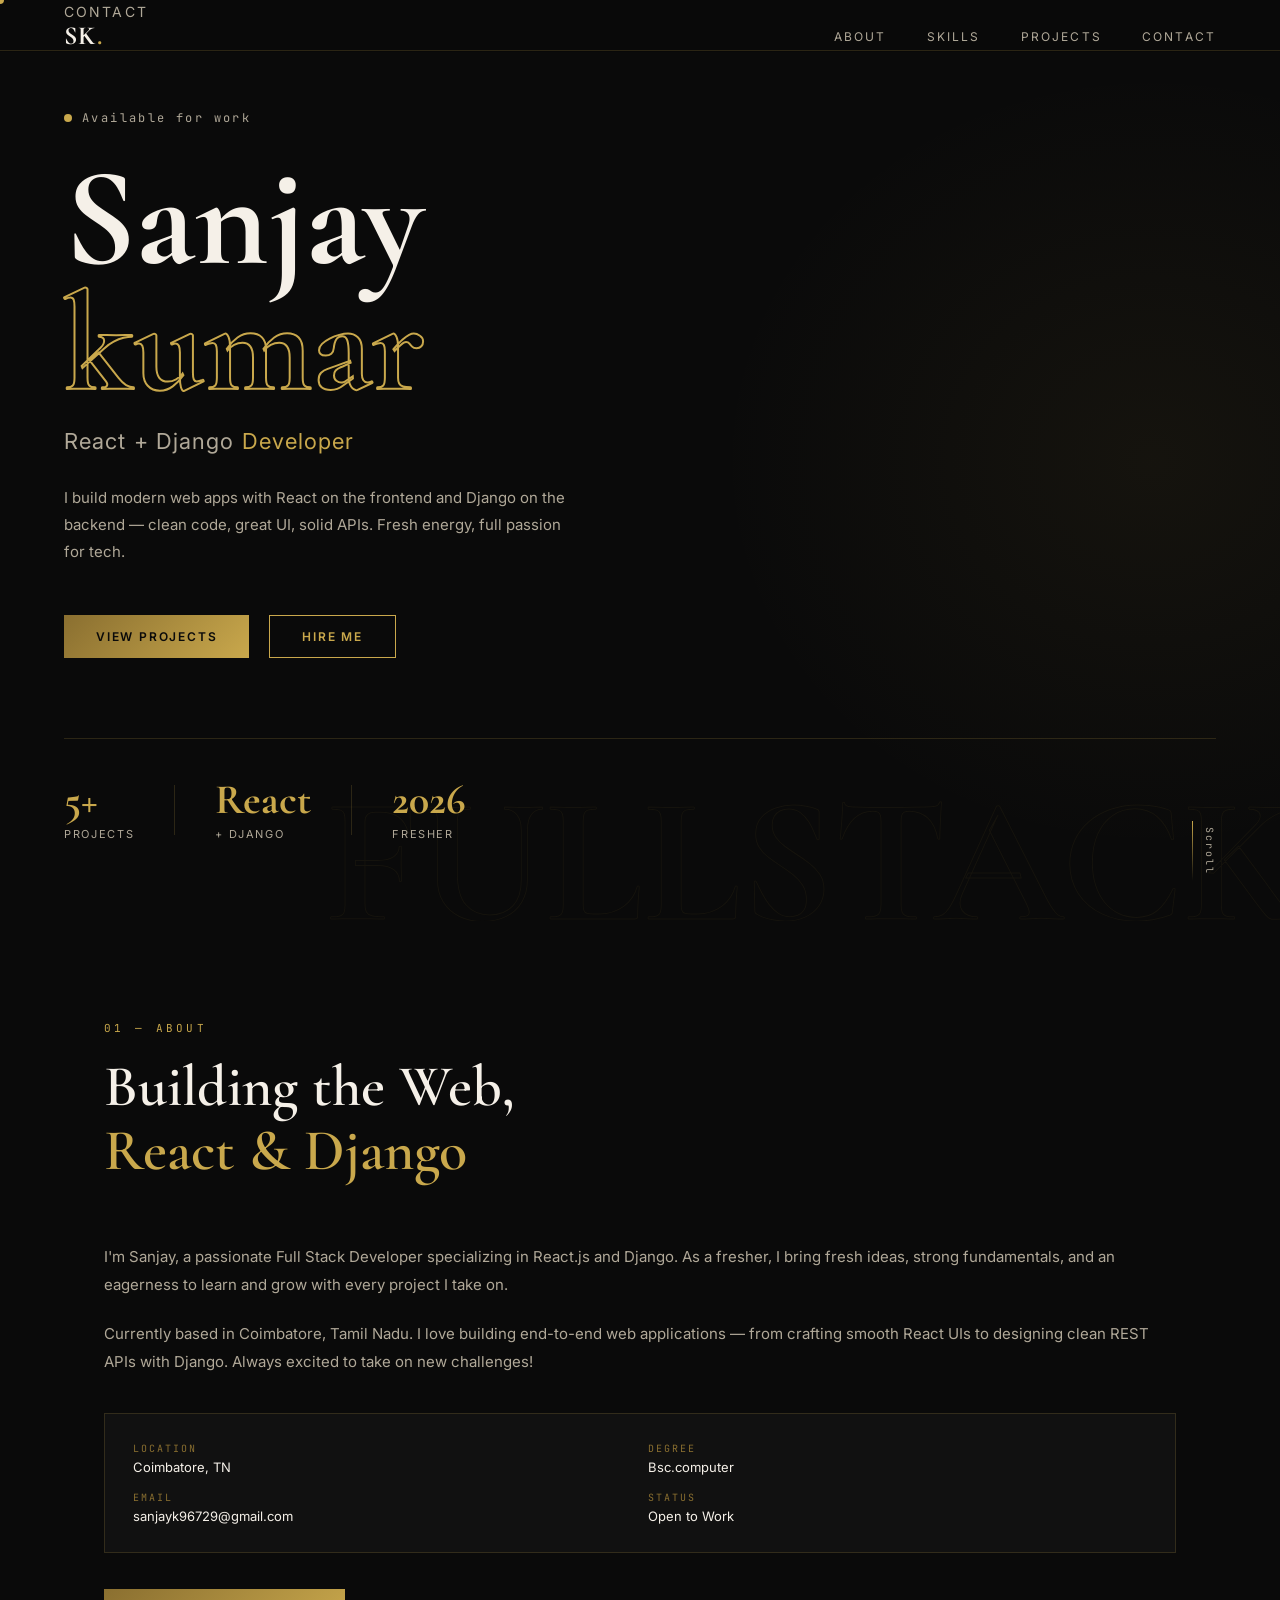
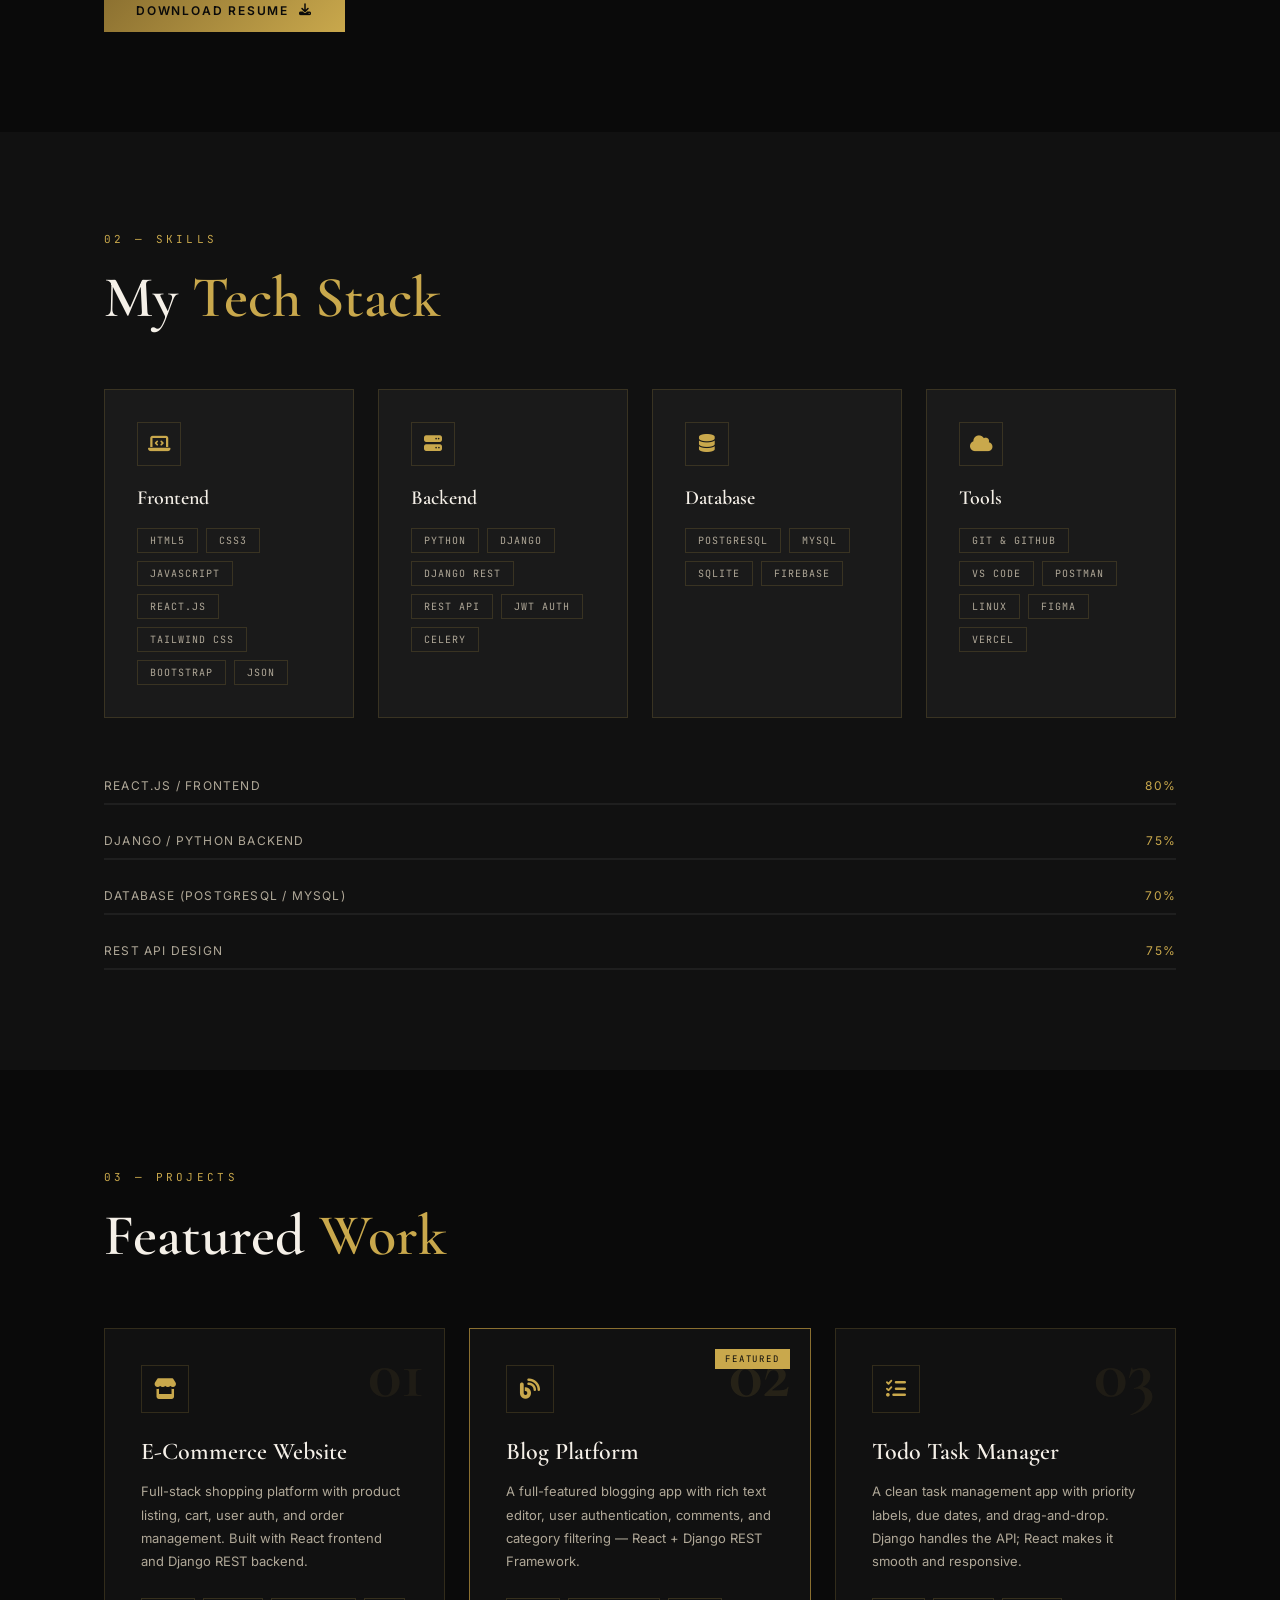
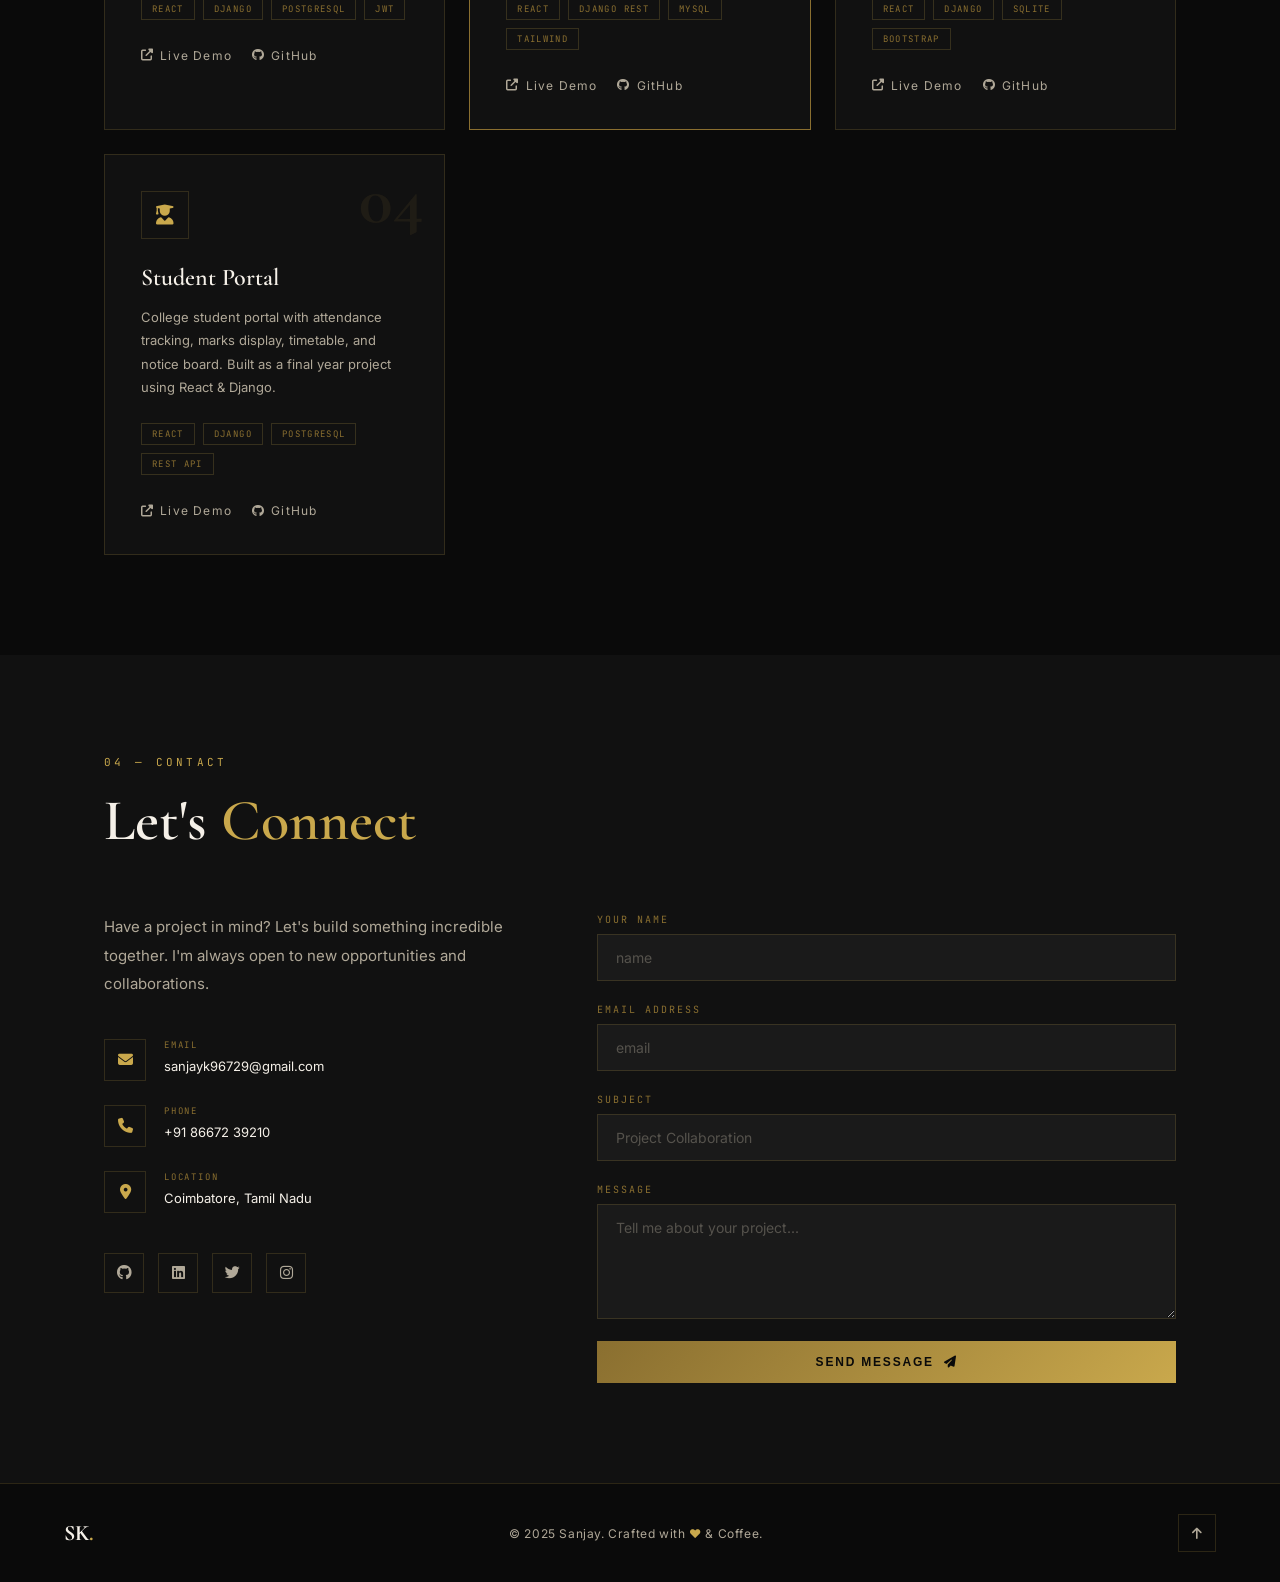
<file: index.html>
<!DOCTYPE html>
<html lang="en">
<head>
  <meta charset="UTF-8" />
  <meta name="viewport" content="width=device-width, initial-scale=1.0"/>
  <title>Sanjay | Full Stack Developer</title>
  <link rel="stylesheet" href="./style.css" />
  <link href="https://fonts.googleapis.com/css2?family=Cormorant+Garamond:wght@300;400;600;700&family=Inter:wght@300;400;500;600&family=JetBrains+Mono:wght@400;500&display=swap" rel="stylesheet"/>
  <link rel="stylesheet" href="https://cdnjs.cloudflare.com/ajax/libs/font-awesome/6.5.0/css/all.min.css"/>
</head>
<body>

  
  <!-- <div class="loader" id="loader">
    <div class="loader-inner">
      <span class="loader-text">INITIALIZING</span>
      <div class="loader-bar"><div class="loader-fill"></div></div>
    </div>
  </div> -->

  
  <div class="cursor" id="cursor"></div>
  <!-- <div class="cursor-follower" id="cursor-follower"></div> -->

  
  <nav class="nav" id="navbar">
    <div class="nav-logo">SK<span class="gold">.</span></div>
    <ul class="nav-links">
      <li><a href="#about">About</a></li>
      <li><a href="#skills">Skills</a></li>
      <li><a href="#projects">Projects</a></li>
      <li><a href="#contact">Contact</a></li>
    </ul>
    <div class="hamburger" id="hamburger">
      <span></span><span></span><span></span>
    </div>
  </nav>

  
  <div class="mobile-menu" id="mobile-menu">
    <ul>
      <li><a href="#about" class="mobile-link">About</a></li>
      <li><a href="#skills" class="mobile-link">Skills</a></li>
      <li><a href="#projects" class="mobile-link">Projects</a></li>
      <li><a href="#contact" class="mobile-link">Contact</a></li>
    </ul>
  </div>

  
  <section class="hero" id="home">
    <div class="hero-bg-text">FULLSTACK</div>
    <div class="hero-content">
      <p class="hero-eyebrow"><span class="gold-dot"></span> Available for work</p>
      <h1 class="hero-name">Sanjay<br/><span class="outlined">kumar</span></h1>
      <p class="hero-role">React + Django <span class="gold">Developer</span></p>
      <p class="hero-desc">I build modern web apps with React on the frontend and Django on the backend — clean code, great UI, solid APIs. Fresh energy, full passion for tech.</p>
      <div class="hero-actions">
        <a href="#projects" class="btn-primary">View Projects</a>
        <a href="#contact" class="btn-ghost">Hire Me</a>
      </div>
    </div>
    <div class="hero-stats">
      <div class="stat"><span class="stat-num">5+</span><span class="stat-label">Projects</span></div>
      <div class="stat-divider"></div>
      <div class="stat"><span class="stat-num">React</span><span class="stat-label">+ Django</span></div>
      <div class="stat-divider"></div>
      <div class="stat"><span class="stat-num">2026</span><span class="stat-label">Fresher</span></div>
    </div>
    <div class="scroll-indicator">
      <span>Scroll</span>
      <div class="scroll-line"></div>
    </div>
  </section>

  
  <section class="section" id="about">
    <div class="container">
      <div class="section-label">01 — ABOUT</div>
      <div class="about-grid">
        <div class="about-left">
          <!-- <div class="about-img-wrap"> -->
            <!-- <div class="about-img-placeholder">
              <i class="fas fa-user"></i>
              <span>Sanjay</span>
            </div> -->
            <!-- <div class="about-img-frame"></div> -->
          </div>
        </div>
        <div class="about-right">
          <h2 class="section-title">Building the Web,<br/><span class="gold">React & Django</span></h2>
          <p class="about-text">I'm Sanjay, a passionate Full Stack Developer specializing in React.js and Django. As a fresher, I bring fresh ideas, strong fundamentals, and an eagerness to learn and grow with every project I take on.</p>
          <p class="about-text">Currently based in Coimbatore, Tamil Nadu. I love building end-to-end web applications — from crafting smooth React UIs to designing clean REST APIs with Django. Always excited to take on new challenges!</p>
          <div class="about-meta">
            <div class="meta-item"><span class="meta-key">Location</span><span class="meta-val">Coimbatore, TN</span></div>
            <div class="meta-item"><span class="meta-key">Degree</span><span class="meta-val">Bsc.computer</span></div>
            <div class="meta-item"><span class="meta-key">Email</span><span class="meta-val">sanjayk96729@gmail.com</span></div>
            <div class="meta-item"><span class="meta-key">Status</span><span class="meta-val gold">Open to Work</span></div>
          </div>
          <a href="#" class="btn-primary">Download Resume <i class="fas fa-download"></i></a>
        </div>
      </div>
    </div>
  </section>

  
  <section class="section section-dark" id="skills">
    <div class="container">
      <div class="section-label light">02 — SKILLS</div>
      <h2 class="section-title light">My <span class="gold">Tech Stack</span></h2>
      <div class="skills-grid">

        <div class="skill-category">
          <div class="skill-cat-icon"><i class="fas fa-laptop-code"></i></div>
          <h3 class="skill-cat-title">Frontend</h3>
          <div class="skill-tags">
            <span class="skill-tag">HTML5</span>
            <span class="skill-tag">CSS3</span>
            <span class="skill-tag">JavaScript</span>
            <span class="skill-tag">React.js</span>
            <span class="skill-tag">Tailwind CSS</span>
            <span class="skill-tag">Bootstrap</span>
            <span class="skill-tag">json</span>
            
          </div>
        </div>

        <div class="skill-category">
          <div class="skill-cat-icon"><i class="fas fa-server"></i></div>
          <h3 class="skill-cat-title">Backend</h3>
          <div class="skill-tags">
            <span class="skill-tag">Python</span>
            <span class="skill-tag">Django</span>
            <span class="skill-tag">Django REST</span>
            <span class="skill-tag">REST API</span>
            <span class="skill-tag">JWT Auth</span>
            <span class="skill-tag">Celery</span>
          </div>
        </div>

        <div class="skill-category">
          <div class="skill-cat-icon"><i class="fas fa-database"></i></div>
          <h3 class="skill-cat-title">Database</h3>
          <div class="skill-tags">
            <span class="skill-tag">PostgreSQL</span>
            <span class="skill-tag">MySQL</span>
            <span class="skill-tag">SQLite</span>
            <span class="skill-tag">Firebase</span>
          </div>
        </div>

        <div class="skill-category">
          <div class="skill-cat-icon"><i class="fas fa-cloud"></i></div>
          <h3 class="skill-cat-title">Tools</h3>
          <div class="skill-tags">
            <span class="skill-tag">Git & GitHub</span>
            <span class="skill-tag">VS Code</span>
            <span class="skill-tag">Postman</span>
            <span class="skill-tag">Linux</span>
            <span class="skill-tag">Figma</span>
            <span class="skill-tag">Vercel</span>
          </div>
        </div>

      </div>

      
      <div class="progress-section">
        <div class="progress-item">
          <div class="progress-info"><span>React.js / Frontend</span><span class="gold">80%</span></div>
          <div class="progress-bar"><div class="progress-fill" data-width="80"></div></div>
        </div>
        <div class="progress-item">
          <div class="progress-info"><span>Django / Python Backend</span><span class="gold">75%</span></div>
          <div class="progress-bar"><div class="progress-fill" data-width="75"></div></div>
        </div>
        <div class="progress-item">
          <div class="progress-info"><span>Database (PostgreSQL / MySQL)</span><span class="gold">70%</span></div>
          <div class="progress-bar"><div class="progress-fill" data-width="70"></div></div>
        </div>
        <div class="progress-item">
          <div class="progress-info"><span>REST API Design</span><span class="gold">75%</span></div>
          <div class="progress-bar"><div class="progress-fill" data-width="75"></div></div>
        </div>
      </div>

    </div>
  </section>

  
  <section class="section" id="projects">
    <div class="container">
      <div class="section-label">03 — PROJECTS</div>
      <h2 class="section-title">Featured <span class="gold">Work</span></h2>
      <div class="projects-grid">

        <div class="project-card">
          <div class="project-number">01</div>
          <div class="project-icon"><i class="fas fa-store"></i></div>
          <h3 class="project-title">E-Commerce Website</h3>
          <p class="project-desc">Full-stack shopping platform with product listing, cart, user auth, and order management. Built with React frontend and Django REST backend.</p>
          <div class="project-stack">
            <span>React</span><span>Django</span><span>PostgreSQL</span><span>JWT</span>
          </div>
          <div class="project-links">
            <a href="#" class="project-link"><i class="fas fa-external-link-alt"></i> Live Demo</a>
            <a href="#" class="project-link"><i class="fab fa-github"></i> GitHub</a>
          </div>
        </div>

        <div class="project-card featured">
          <div class="featured-badge">Featured</div>
          <div class="project-number">02</div>
          <div class="project-icon"><i class="fas fa-blog"></i></div>
          <h3 class="project-title">Blog Platform</h3>
          <p class="project-desc">A full-featured blogging app with rich text editor, user authentication, comments, and category filtering — React + Django REST Framework.</p>
          <div class="project-stack">
            <span>React</span><span>Django REST</span><span>MySQL</span><span>Tailwind</span>
          </div>
          <div class="project-links">
            <a href="#" class="project-link"><i class="fas fa-external-link-alt"></i> Live Demo</a>
            <a href="#" class="project-link"><i class="fab fa-github"></i> GitHub</a>
          </div>
        </div>

        <div class="project-card">
          <div class="project-number">03</div>
          <div class="project-icon"><i class="fas fa-tasks"></i></div>
          <h3 class="project-title">Todo Task Manager</h3>
          <p class="project-desc">A clean task management app with priority labels, due dates, and drag-and-drop. Django handles the API; React makes it smooth and responsive.</p>
          <div class="project-stack">
            <span>React</span><span>Django</span><span>SQLite</span><span>Bootstrap</span>
          </div>
          <div class="project-links">
            <a href="#" class="project-link"><i class="fas fa-external-link-alt"></i> Live Demo</a>
            <a href="#" class="project-link"><i class="fab fa-github"></i> GitHub</a>
          </div>
        </div>

        <div class="project-card">
          <div class="project-number">04</div>
          <div class="project-icon"><i class="fas fa-user-graduate"></i></div>
          <h3 class="project-title">Student Portal</h3>
          <p class="project-desc">College student portal with attendance tracking, marks display, timetable, and notice board. Built as a final year project using React & Django.</p>
          <div class="project-stack">
            <span>React</span><span>Django</span><span>PostgreSQL</span><span>REST API</span>
          </div>
          <div class="project-links">
            <a href="#" class="project-link"><i class="fas fa-external-link-alt"></i> Live Demo</a>
            <a href="#" class="project-link"><i class="fab fa-github"></i> GitHub</a>
          </div>
        </div>

      </div>
    </div>
  </section>

  
  <section class="section section-dark" id="contact">
    <div class="container">
      <div class="section-label light">04 — CONTACT</div>
      <h2 class="section-title light">Let's <span class="gold">Connect</span></h2>
      <div class="contact-grid">
        <div class="contact-left">
          <p class="contact-intro">Have a project in mind? Let's build something incredible together. I'm always open to new opportunities and collaborations.</p>
          <div class="contact-items">
            <div class="contact-item">
              <div class="contact-icon"><i class="fas fa-envelope"></i></div>
              <div><span class="contact-label">Email</span><span class="contact-val">sanjayk96729@gmail.com</span></div>
            </div>
            <div class="contact-item">
              <div class="contact-icon"><i class="fas fa-phone"></i></div>
              <div><span class="contact-label">Phone</span><span class="contact-val">+91 86672 39210</span></div>
            </div>
            <div class="contact-item">
              <div class="contact-icon"><i class="fas fa-map-marker-alt"></i></div>
              <div><span class="contact-label">Location</span><span class="contact-val">Coimbatore, Tamil Nadu</span></div>
            </div>
          </div>
          <div class="social-links">
            <a href="#" class="social-btn"><i class="fab fa-github"></i></a>
            <a href="#" class="social-btn"><i class="fab fa-linkedin"></i></a>
            <a href="#" class="social-btn"><i class="fab fa-twitter"></i></a>
            <a href="#" class="social-btn"><i class="fab fa-instagram"></i></a>
          </div>
        </div>
        <div class="contact-right">
          <div class="contact-form">
            <div class="form-group">
              <label>Your Name</label>
              <input type="text" placeholder="name" />
            </div>
            <div class="form-group">
              <label>Email Address</label>
              <input type="email" placeholder="email" />
            </div>
              <div class="form-group">
              <label>Subject</label>
              <input type="text" placeholder="Project Collaboration" />
            </div>
            <div class="form-group">
              <label>Message</label>
              <textarea placeholder="Tell me about your project..." rows="5"></textarea>
            </div>
            <button class="btn-primary full-width">Send Message <i class="fas fa-paper-plane"></i></button>
          </div>
        </div>
      </div>
    </div>
  </section>

  
  <footer class="footer">
    <div class="footer-inner">
      <span class="footer-logo">SK<span class="gold">.</span></span>
      <span class="footer-copy">© 2025 Sanjay. Crafted with <span class="gold">♥</span> & Coffee.</span>
      <a href="#home" class="back-top"><i class="fas fa-arrow-up"></i></a>
    </div>
  </footer>

  <script src="./script.js"></script>
</body>
</html>
</file>
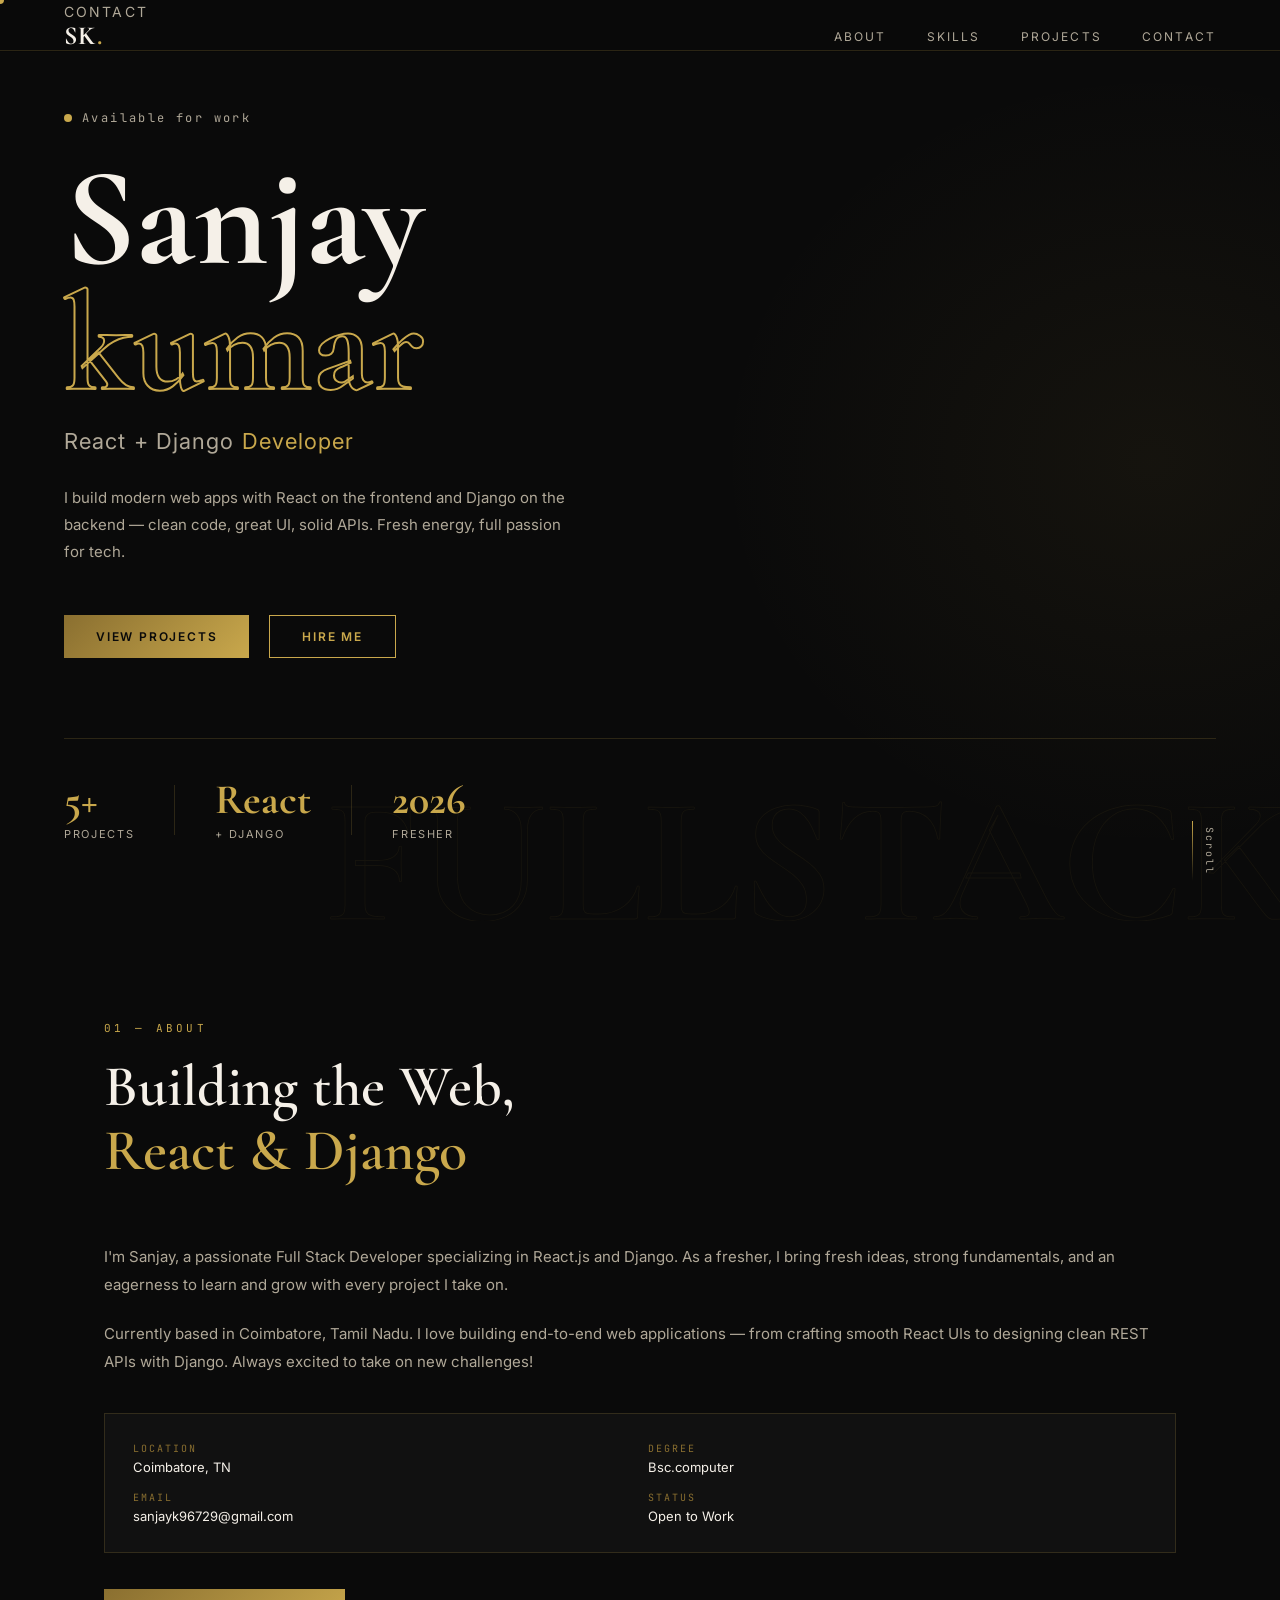
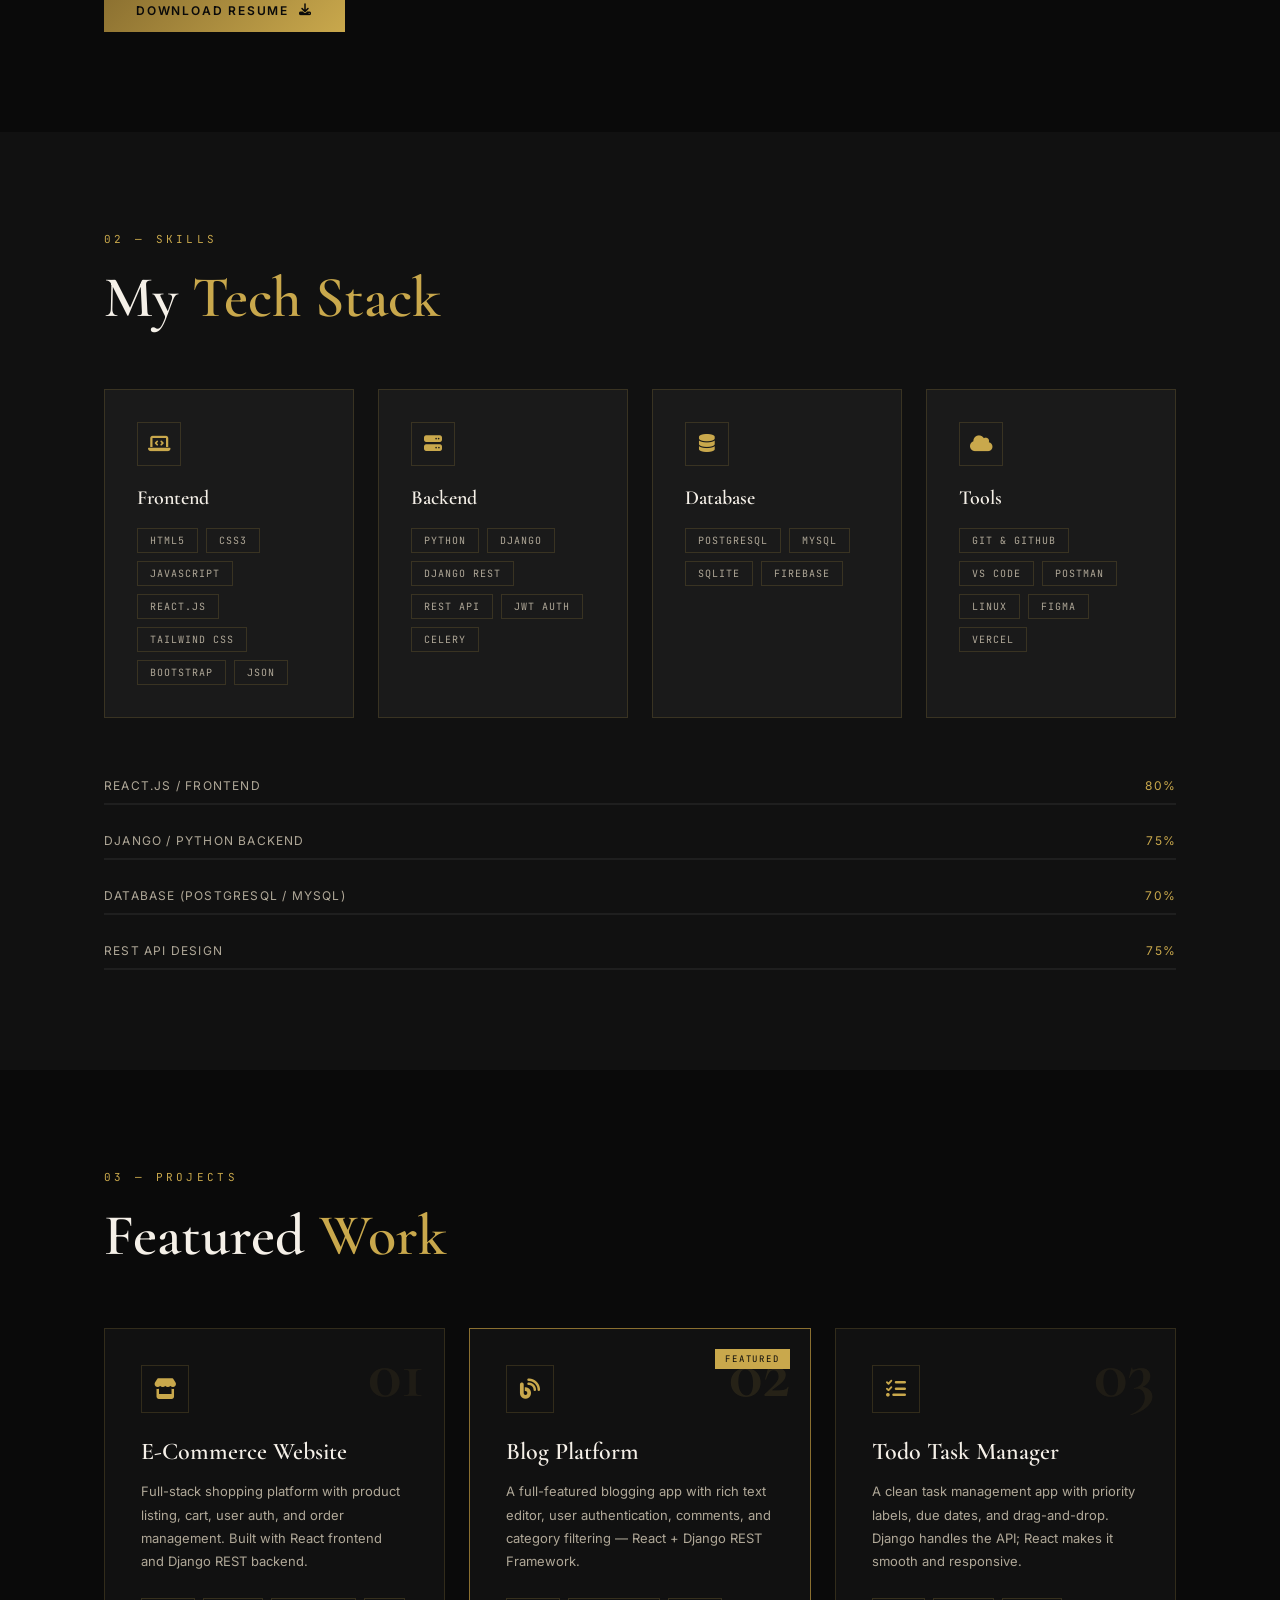
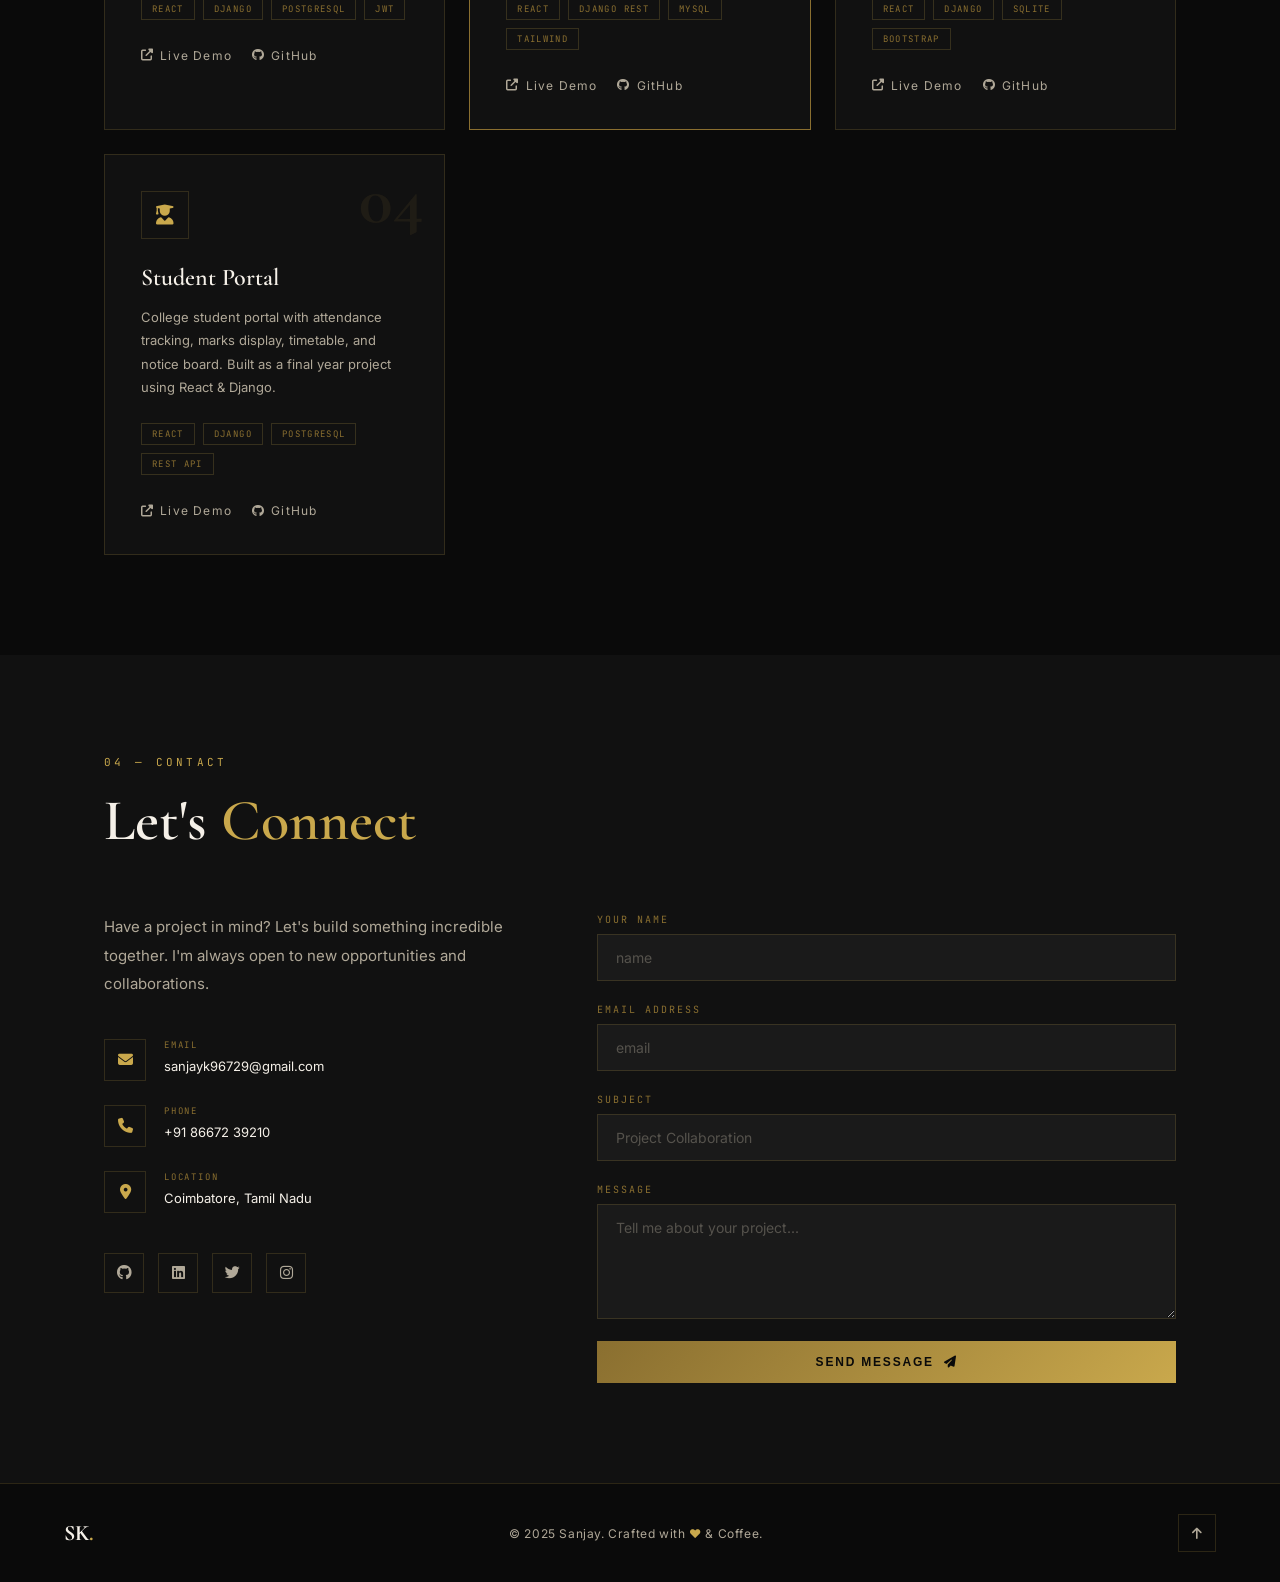
<file: index (1).html>
<!DOCTYPE html>
<html lang="en">
<head>
  <meta charset="UTF-8" />
  <meta name="viewport" content="width=device-width, initial-scale=1.0"/>
  <title>Sanjay | Full Stack Developer</title>
  <link rel="stylesheet" href="./style (1).css" />
  <link href="https://fonts.googleapis.com/css2?family=Cormorant+Garamond:wght@300;400;600;700&family=Inter:wght@300;400;500;600&family=JetBrains+Mono:wght@400;500&display=swap" rel="stylesheet"/>
  <link rel="stylesheet" href="https://cdnjs.cloudflare.com/ajax/libs/font-awesome/6.5.0/css/all.min.css"/>
</head>
<body>

  
  <!-- <div class="loader" id="loader">
    <div class="loader-inner">
      <span class="loader-text">INITIALIZING</span>
      <div class="loader-bar"><div class="loader-fill"></div></div>
    </div>
  </div> -->

  
  <div class="cursor" id="cursor"></div>
  <!-- <div class="cursor-follower" id="cursor-follower"></div> -->

  
  <nav class="nav" id="navbar">
    <div class="nav-logo">SK<span class="gold">.</span></div>
    <ul class="nav-links">
      <li><a href="#about">About</a></li>
      <li><a href="#skills">Skills</a></li>
      <li><a href="#projects">Projects</a></li>
      <li><a href="#contact">Contact</a></li>
    </ul>
    <div class="hamburger" id="hamburger">
      <span></span><span></span><span></span>
    </div>
  </nav>

  
  <div class="mobile-menu" id="mobile-menu">
    <ul>
      <li><a href="#about" class="mobile-link">About</a></li>
      <li><a href="#skills" class="mobile-link">Skills</a></li>
      <li><a href="#projects" class="mobile-link">Projects</a></li>
      <li><a href="#contact" class="mobile-link">Contact</a></li>
    </ul>
  </div>

  
  <section class="hero" id="home">
    <div class="hero-bg-text">FULLSTACK</div>
    <div class="hero-content">
      <p class="hero-eyebrow"><span class="gold-dot"></span> Available for work</p>
      <h1 class="hero-name">Sanjay<br/><span class="outlined">kumar</span></h1>
      <p class="hero-role">React + Django <span class="gold">Developer</span></p>
      <p class="hero-desc">I build modern web apps with React on the frontend and Django on the backend — clean code, great UI, solid APIs. Fresh energy, full passion for tech.</p>
      <div class="hero-actions">
        <a href="#projects" class="btn-primary">View Projects</a>
        <a href="#contact" class="btn-ghost">Hire Me</a>
      </div>
    </div>
    <div class="hero-stats">
      <div class="stat"><span class="stat-num">5+</span><span class="stat-label">Projects</span></div>
      <div class="stat-divider"></div>
      <div class="stat"><span class="stat-num">React</span><span class="stat-label">+ Django</span></div>
      <div class="stat-divider"></div>
      <div class="stat"><span class="stat-num">2026</span><span class="stat-label">Fresher</span></div>
    </div>
    <div class="scroll-indicator">
      <span>Scroll</span>
      <div class="scroll-line"></div>
    </div>
  </section>

  
  <section class="section" id="about">
    <div class="container">
      <div class="section-label">01 — ABOUT</div>
      <div class="about-grid">
        <div class="about-left">
          <!-- <div class="about-img-wrap"> -->
            <!-- <div class="about-img-placeholder">
              <i class="fas fa-user"></i>
              <span>Sanjay</span>
            </div> -->
            <!-- <div class="about-img-frame"></div> -->
          </div>
        </div>
        <div class="about-right">
          <h2 class="section-title">Building the Web,<br/><span class="gold">React & Django</span></h2>
          <p class="about-text">I'm Sanjay, a passionate Full Stack Developer specializing in React.js and Django. As a fresher, I bring fresh ideas, strong fundamentals, and an eagerness to learn and grow with every project I take on.</p>
          <p class="about-text">Currently based in Coimbatore, Tamil Nadu. I love building end-to-end web applications — from crafting smooth React UIs to designing clean REST APIs with Django. Always excited to take on new challenges!</p>
          <div class="about-meta">
            <div class="meta-item"><span class="meta-key">Location</span><span class="meta-val">Coimbatore, TN</span></div>
            <div class="meta-item"><span class="meta-key">Degree</span><span class="meta-val">Bsc.computer</span></div>
            <div class="meta-item"><span class="meta-key">Email</span><span class="meta-val">sanjayk96729@gmail.com</span></div>
            <div class="meta-item"><span class="meta-key">Status</span><span class="meta-val gold">Open to Work</span></div>
          </div>
          <a href="#" class="btn-primary">Download Resume <i class="fas fa-download"></i></a>
        </div>
      </div>
    </div>
  </section>

  
  <section class="section section-dark" id="skills">
    <div class="container">
      <div class="section-label light">02 — SKILLS</div>
      <h2 class="section-title light">My <span class="gold">Tech Stack</span></h2>
      <div class="skills-grid">

        <div class="skill-category">
          <div class="skill-cat-icon"><i class="fas fa-laptop-code"></i></div>
          <h3 class="skill-cat-title">Frontend</h3>
          <div class="skill-tags">
            <span class="skill-tag">HTML5</span>
            <span class="skill-tag">CSS3</span>
            <span class="skill-tag">JavaScript</span>
            <span class="skill-tag">React.js</span>
            <span class="skill-tag">Tailwind CSS</span>
            <span class="skill-tag">Bootstrap</span>
            <span class="skill-tag">json</span>
            
          </div>
        </div>

        <div class="skill-category">
          <div class="skill-cat-icon"><i class="fas fa-server"></i></div>
          <h3 class="skill-cat-title">Backend</h3>
          <div class="skill-tags">
            <span class="skill-tag">Python</span>
            <span class="skill-tag">Django</span>
            <span class="skill-tag">Django REST</span>
            <span class="skill-tag">REST API</span>
            <span class="skill-tag">JWT Auth</span>
            <span class="skill-tag">Celery</span>
          </div>
        </div>

        <div class="skill-category">
          <div class="skill-cat-icon"><i class="fas fa-database"></i></div>
          <h3 class="skill-cat-title">Database</h3>
          <div class="skill-tags">
            <span class="skill-tag">PostgreSQL</span>
            <span class="skill-tag">MySQL</span>
            <span class="skill-tag">SQLite</span>
            <span class="skill-tag">Firebase</span>
          </div>
        </div>

        <div class="skill-category">
          <div class="skill-cat-icon"><i class="fas fa-cloud"></i></div>
          <h3 class="skill-cat-title">Tools</h3>
          <div class="skill-tags">
            <span class="skill-tag">Git & GitHub</span>
            <span class="skill-tag">VS Code</span>
            <span class="skill-tag">Postman</span>
            <span class="skill-tag">Linux</span>
            <span class="skill-tag">Figma</span>
            <span class="skill-tag">Vercel</span>
          </div>
        </div>

      </div>

      
      <div class="progress-section">
        <div class="progress-item">
          <div class="progress-info"><span>React.js / Frontend</span><span class="gold">80%</span></div>
          <div class="progress-bar"><div class="progress-fill" data-width="80"></div></div>
        </div>
        <div class="progress-item">
          <div class="progress-info"><span>Django / Python Backend</span><span class="gold">75%</span></div>
          <div class="progress-bar"><div class="progress-fill" data-width="75"></div></div>
        </div>
        <div class="progress-item">
          <div class="progress-info"><span>Database (PostgreSQL / MySQL)</span><span class="gold">70%</span></div>
          <div class="progress-bar"><div class="progress-fill" data-width="70"></div></div>
        </div>
        <div class="progress-item">
          <div class="progress-info"><span>REST API Design</span><span class="gold">75%</span></div>
          <div class="progress-bar"><div class="progress-fill" data-width="75"></div></div>
        </div>
      </div>

    </div>
  </section>

  
  <section class="section" id="projects">
    <div class="container">
      <div class="section-label">03 — PROJECTS</div>
      <h2 class="section-title">Featured <span class="gold">Work</span></h2>
      <div class="projects-grid">

        <div class="project-card">
          <div class="project-number">01</div>
          <div class="project-icon"><i class="fas fa-store"></i></div>
          <h3 class="project-title">E-Commerce Website</h3>
          <p class="project-desc">Full-stack shopping platform with product listing, cart, user auth, and order management. Built with React frontend and Django REST backend.</p>
          <div class="project-stack">
            <span>React</span><span>Django</span><span>PostgreSQL</span><span>JWT</span>
          </div>
          <div class="project-links">
            <a href="#" class="project-link"><i class="fas fa-external-link-alt"></i> Live Demo</a>
            <a href="#" class="project-link"><i class="fab fa-github"></i> GitHub</a>
          </div>
        </div>

        <div class="project-card featured">
          <div class="featured-badge">Featured</div>
          <div class="project-number">02</div>
          <div class="project-icon"><i class="fas fa-blog"></i></div>
          <h3 class="project-title">Blog Platform</h3>
          <p class="project-desc">A full-featured blogging app with rich text editor, user authentication, comments, and category filtering — React + Django REST Framework.</p>
          <div class="project-stack">
            <span>React</span><span>Django REST</span><span>MySQL</span><span>Tailwind</span>
          </div>
          <div class="project-links">
            <a href="#" class="project-link"><i class="fas fa-external-link-alt"></i> Live Demo</a>
            <a href="#" class="project-link"><i class="fab fa-github"></i> GitHub</a>
          </div>
        </div>

        <div class="project-card">
          <div class="project-number">03</div>
          <div class="project-icon"><i class="fas fa-tasks"></i></div>
          <h3 class="project-title">Todo Task Manager</h3>
          <p class="project-desc">A clean task management app with priority labels, due dates, and drag-and-drop. Django handles the API; React makes it smooth and responsive.</p>
          <div class="project-stack">
            <span>React</span><span>Django</span><span>SQLite</span><span>Bootstrap</span>
          </div>
          <div class="project-links">
            <a href="#" class="project-link"><i class="fas fa-external-link-alt"></i> Live Demo</a>
            <a href="#" class="project-link"><i class="fab fa-github"></i> GitHub</a>
          </div>
        </div>

        <div class="project-card">
          <div class="project-number">04</div>
          <div class="project-icon"><i class="fas fa-user-graduate"></i></div>
          <h3 class="project-title">Student Portal</h3>
          <p class="project-desc">College student portal with attendance tracking, marks display, timetable, and notice board. Built as a final year project using React & Django.</p>
          <div class="project-stack">
            <span>React</span><span>Django</span><span>PostgreSQL</span><span>REST API</span>
          </div>
          <div class="project-links">
            <a href="#" class="project-link"><i class="fas fa-external-link-alt"></i> Live Demo</a>
            <a href="#" class="project-link"><i class="fab fa-github"></i> GitHub</a>
          </div>
        </div>

      </div>
    </div>
  </section>

  
  <section class="section section-dark" id="contact">
    <div class="container">
      <div class="section-label light">04 — CONTACT</div>
      <h2 class="section-title light">Let's <span class="gold">Connect</span></h2>
      <div class="contact-grid">
        <div class="contact-left">
          <p class="contact-intro">Have a project in mind? Let's build something incredible together. I'm always open to new opportunities and collaborations.</p>
          <div class="contact-items">
            <div class="contact-item">
              <div class="contact-icon"><i class="fas fa-envelope"></i></div>
              <div><span class="contact-label">Email</span><span class="contact-val">sanjayk96729@gmail.com</span></div>
            </div>
            <div class="contact-item">
              <div class="contact-icon"><i class="fas fa-phone"></i></div>
              <div><span class="contact-label">Phone</span><span class="contact-val">+91 86672 39210</span></div>
            </div>
            <div class="contact-item">
              <div class="contact-icon"><i class="fas fa-map-marker-alt"></i></div>
              <div><span class="contact-label">Location</span><span class="contact-val">Coimbatore, Tamil Nadu</span></div>
            </div>
          </div>
          <div class="social-links">
            <a href="#" class="social-btn"><i class="fab fa-github"></i></a>
            <a href="#" class="social-btn"><i class="fab fa-linkedin"></i></a>
            <a href="#" class="social-btn"><i class="fab fa-twitter"></i></a>
            <a href="#" class="social-btn"><i class="fab fa-instagram"></i></a>
          </div>
        </div>
        <div class="contact-right">
          <div class="contact-form">
            <div class="form-group">
              <label>Your Name</label>
              <input type="text" placeholder="name" />
            </div>
            <div class="form-group">
              <label>Email Address</label>
              <input type="email" placeholder="email" />
            </div>
              <div class="form-group">
              <label>Subject</label>
              <input type="text" placeholder="Project Collaboration" />
            </div>
            <div class="form-group">
              <label>Message</label>
              <textarea placeholder="Tell me about your project..." rows="5"></textarea>
            </div>
            <button class="btn-primary full-width">Send Message <i class="fas fa-paper-plane"></i></button>
          </div>
        </div>
      </div>
    </div>
  </section>

  
  <footer class="footer">
    <div class="footer-inner">
      <span class="footer-logo">SK<span class="gold">.</span></span>
      <span class="footer-copy">© 2025 Sanjay. Crafted with <span class="gold">♥</span> & Coffee.</span>
      <a href="#home" class="back-top"><i class="fas fa-arrow-up"></i></a>
    </div>
  </footer>

  <script src="./script (1).js"></script>
</body>
</html>
</file>
<file: style.css>
*, *::before, *::after { margin: 0; padding: 0; box-sizing: border-box; }

:root {
  --black:      #0a0a0a;
  --black-2:    #111111;
  --black-3:    #1a1a1a;
  --gold:       #c9a84c;
  --gold-light: #e2c97e;
  --gold-dim:   #8a6f30;
  --white:      #f5f0e8;
  --white-dim:  #b0a898;
  --border:     rgba(201,168,76,0.18);
  --font-display: 'Cormorant Garamond', serif;
  --font-body:    'Inter', sans-serif;
  --font-mono:    'JetBrains Mono', monospace;
  --nav-h:      70px;
  --transition:  0.35s cubic-bezier(0.4,0,0.2,1);
}
      
html { scroll-behavior: smooth; }

body {
  font-family: var(--font-body);
  background: var(--black);
  color: var(--white);
  overflow-x: hidden;
  cursor: none;
}

a { text-decoration: none; color: inherit; }
ul { list-style: none; }

/* ---------- SCROLLBAR ---------- */
::-webkit-scrollbar { width: 4px; }
::-webkit-scrollbar-track { background: var(--black); }
::-webkit-scrollbar-thumb { background: var(--gold); border-radius: 2px; }

/* ---------- CUSTOM CURSOR ---------- */
.cursor {
  width: 8px; height: 8px;
  background: var(--gold);
  border-radius: 50%;
  position: fixed; top: 0; left: 0;
  pointer-events: none; z-index: 9999;
  transform: translate(-50%, -50%);
  transition: transform 0.1s;
}
.cursor-follower {
  width: 32px; height: 32px;
  border: 1px solid var(--gold);
  border-radius: 50%;
  position: fixed; top: 0; left: 0;
  pointer-events: none; z-index: 9998;
  transform: translate(-50%, -50%);
  transition: all 0.18s ease;
  opacity: 0.6;
}


.loader {
  position: fixed; inset: 0;
  background: var(--black);
  z-index: 10000;
  display: flex; align-items: center; justify-content: center;
  transition: opacity 0.6s ease, visibility 0.6s ease;
}
.loader.hidden { opacity: 0; visibility: hidden; }
.loader-inner { text-align: center; }
.loader-text {
  font-family: var(--font-mono);
  font-size: 11px;
  letter-spacing: 0.4em;
  color: var(--gold);
  display: block;
  margin-bottom: 20px;
}
.loader-bar {
  width: 200px; height: 1px;
  background: rgba(255,255,255,0.1);
  overflow: hidden;
}
.loader-fill {
  height: 100%;
  width: 0%;
  background: linear-gradient(90deg, var(--gold-dim), var(--gold-light));
  animation: loading 1.8s ease forwards;
}
@keyframes loading { to { width: 100%; } }


.nav {
  position: fixed; top: 0; left: 0; right: 0;
  height: var(--nav-h);
  display: flex; align-items: center; justify-content: space-between;
  padding: 0 5%;
  z-index: 1000;
  transition: background var(--transition), border-bottom var(--transition);
}
.nav.scrolled {
  background: rgba(10,10,10,0.96);
  border-bottom: 1px solid var(--border);
  backdrop-filter: blur(12px);
}
.nav-logo {
  font-family: var(--font-display);
  font-size: 26px;
  font-weight: 700;
  letter-spacing: 0.05em;
}
.nav-links {
  display: flex; gap: 40px;
}
.nav-links a {
  font-size: 12px;
  letter-spacing: 0.18em;
  text-transform: uppercase;
  color: var(--white-dim);
  transition: color var(--transition);
  position: relative;
}
.nav-links a::after {
  content: '';
  position: absolute; bottom: -4px; left: 0;
  width: 0; height: 1px;
  background: var(--gold);
  transition: width var(--transition);
}
.nav-links a:hover { color: var(--gold); }
.nav-links a:hover::after { width: 100%; }

.hamburger { display: none; flex-direction: column; gap: 5px; cursor: pointer; }
.hamburger span {
  display: block; width: 24px; height: 1px;
  background: var(--white);
  transition: all var(--transition);
}
.hamburger.active span:nth-child(1) { transform: translateY(6px) rotate(45deg); }
.hamburger.active span:nth-child(2) { opacity: 0; }
.hamburger.active span:nth-child(3) { transform: translateY(-6px) rotate(-45deg); }


.mobile-menu {
  position: fixed; top: var(--nav-h); left: 0; right: 0;
  background: rgba(10,10,10,0.98);
  border-bottom: 1px solid var(--border);
  padding: 30px 5%;
  z-index: 999;
  transform: translateY(-110%);
  transition: transform var(--transition);
}
.mobile-menu.open { transform: translateY(0); }
.mobile-menu ul { display: flex; flex-direction: column; gap: 20px; }
.mobile-link {
  font-size: 14px; letter-spacing: 0.15em;
  text-transform: uppercase; color: var(--white-dim);
  display: block;
}
.mobile-link:hover { color: var(--gold); }


.gold { color: var(--gold); }
.gold-dot {
  display: inline-block;
  width: 8px; height: 8px;
  background: var(--gold);
  border-radius: 50%;
  margin-right: 10px;
  animation: pulse 2s infinite;
}
@keyframes pulse {
  0%,100% { box-shadow: 0 0 0 0 rgba(201,168,76,0.5); }
  50% { box-shadow: 0 0 0 8px rgba(201,168,76,0); }
}
.outlined {
  -webkit-text-stroke: 2px var(--gold);
  color: transparent;
}

.container { max-width: 1200px; margin: 0 auto; padding: 0 5%; }
.section { padding: 100px 0; }
.section-dark { background: var(--black-2); }

.section-label {
  font-family: var(--font-mono);
  font-size: 11px;
  letter-spacing: 0.3em;
  color: var(--gold);
  margin-bottom: 20px;
  text-transform: uppercase;
}
.section-label.light { color: var(--gold); }

.section-title {
  font-family: var(--font-display);
  font-size: clamp(36px, 5vw, 58px);
  font-weight: 600;
  line-height: 1.1;
  margin-bottom: 60px;
}
.section-title.light { color: var(--white); }


.btn-primary {
  display: inline-flex; align-items: center; gap: 10px;
  padding: 14px 32px;
  background: linear-gradient(135deg, var(--gold-dim), var(--gold));
  color: var(--black);
  font-size: 12px;
  font-weight: 600;
  letter-spacing: 0.15em;
  text-transform: uppercase;
  border: none; cursor: pointer;
  transition: all var(--transition);
  position: relative; overflow: hidden;
}
.btn-primary::before {
  content: '';
  position: absolute; inset: 0;
  background: linear-gradient(135deg, var(--gold), var(--gold-light));
  opacity: 0;
  transition: opacity var(--transition);
}
.btn-primary:hover { transform: translateY(-2px); box-shadow: 0 10px 30px rgba(201,168,76,0.3); }
.btn-primary:hover::before { opacity: 1; }
.btn-primary span, .btn-primary i { position: relative; z-index: 1; }

.btn-ghost {
  display: inline-flex; align-items: center; gap: 10px;
  padding: 13px 32px;
  border: 1px solid var(--gold);
  color: var(--gold);
  font-size: 12px;
  font-weight: 600;
  letter-spacing: 0.15em;
  text-transform: uppercase;
  background: transparent;
  cursor: pointer;
  transition: all var(--transition);
}
.btn-ghost:hover { background: var(--gold); color: var(--black); }
.full-width { width: 100%; justify-content: center; }


.hero {
  min-height: 100vh;
  display: flex; flex-direction: column;
  justify-content: center;
  padding: calc(var(--nav-h) + 40px) 5% 80px;
  position: relative; overflow: hidden;
}
.hero::before {
  content: '';
  position: absolute; top: 0; right: 0;
  width: 50%; height: 100%;
  background: radial-gradient(ellipse at 80% 50%, rgba(201,168,76,0.06) 0%, transparent 60%);
  pointer-events: none;
}
.hero-bg-text {
  position: absolute;
  bottom: -30px; right: -20px;
  font-family: var(--font-display);
  font-size: clamp(80px, 14vw, 180px);
  font-weight: 700;
  -webkit-text-stroke: 1px rgba(201,168,76,0.06);
  color: transparent;
  line-height: 1;
  pointer-events: none;
  user-select: none;
  white-space: nowrap;
}
.hero-eyebrow {
  display: flex; align-items: center;
  font-family: var(--font-mono);
  font-size: 12px;
  letter-spacing: 0.2em;
  color: var(--white-dim);
  margin-bottom: 30px;
  opacity: 0; animation: fadeUp 0.8s 0.2s ease forwards;
}
.hero-name {
  font-family: var(--font-display);
  font-size: clamp(60px, 12vw, 140px);
  font-weight: 700;
  line-height: 0.9;
  margin-bottom: 20px;
  opacity: 0; animation: fadeUp 0.8s 0.4s ease forwards;
}
.hero-role {
  font-size: clamp(16px, 2.5vw, 22px);
  letter-spacing: 0.05em;
  color: var(--white-dim);
  margin-bottom: 30px;
  opacity: 0; animation: fadeUp 0.8s 0.6s ease forwards;
}
.hero-desc {
  max-width: 520px;
  font-size: 15px;
  line-height: 1.8;
  color: var(--white-dim);
  margin-bottom: 50px;
  opacity: 0; animation: fadeUp 0.8s 0.8s ease forwards;
}
.hero-actions {
  display: flex; gap: 20px; flex-wrap: wrap;
  opacity: 0; animation: fadeUp 0.8s 1s ease forwards;
}
.hero-stats {
  display: flex; align-items: center; gap: 40px;
  margin-top: 80px;
  padding-top: 40px;
  border-top: 1px solid var(--border);
  opacity: 0; animation: fadeUp 0.8s 1.2s ease forwards;
}
.stat { display: flex; flex-direction: column; }
.stat-num {
  font-family: var(--font-display);
  font-size: 42px;
  font-weight: 700;
  color: var(--gold);
  line-height: 1;
}
.stat-label {
  font-size: 11px;
  letter-spacing: 0.15em;
  color: var(--white-dim);
  text-transform: uppercase;
  margin-top: 6px;
}
.stat-divider { width: 1px; height: 50px; background: var(--border); }
.scroll-indicator {
  position: absolute; bottom: 40px; right: 5%;
  display: flex; flex-direction: column; align-items: center; gap: 10px;
  font-family: var(--font-mono); font-size: 10px;
  letter-spacing: 0.2em; color: var(--white-dim);
  writing-mode: vertical-rl;
}
.scroll-line {
  width: 1px; height: 60px;
  background: linear-gradient(to bottom, var(--gold), transparent);
  animation: scrollAnim 2s infinite;
}
@keyframes scrollAnim {
  0% { transform: scaleY(0); transform-origin: top; }
  50% { transform: scaleY(1); transform-origin: top; }
  51% { transform: scaleY(1); transform-origin: bottom; }
  100% { transform: scaleY(0); transform-origin: bottom; }
}
@keyframes fadeUp {
  from { opacity: 0; transform: translateY(30px); }
  to   { opacity: 1; transform: translateY(0); }
}


.about-grid {
  display: grid; grid-template-columns: 1fr 1.5fr; gap: 80px;
  align-items: center;
}
.about-img-wrap { position: relative; }
.about-img-placeholder {
  width: 100%; aspect-ratio: 3/4;
  background: var(--black-3);
  border: 1px solid var(--border);
  display: flex; flex-direction: column;
  align-items: center; justify-content: center; gap: 15px;
  color: var(--white-dim);
}
.about-img-placeholder i { font-size: 60px; color: var(--gold-dim); }
.about-img-placeholder span {
  font-family: var(--font-mono); font-size: 10px;
  letter-spacing: 0.2em; text-transform: uppercase;
}
.about-img-frame {
  position: absolute; bottom: -15px; right: -15px;
  width: 100%; height: 100%;
  border: 1px solid var(--gold-dim);
  pointer-events: none;
}
.about-text {
  font-size: 15px; line-height: 1.9;
  color: var(--white-dim);
  margin-bottom: 20px;
}
.about-meta {
  display: grid; grid-template-columns: 1fr 1fr; gap: 16px;
  margin: 36px 0;
  padding: 28px;
  background: var(--black-2);
  border: 1px solid var(--border);
}
.meta-item { display: flex; flex-direction: column; gap: 4px; }
.meta-key {
  font-family: var(--font-mono); font-size: 10px;
  letter-spacing: 0.2em; color: var(--gold-dim);
  text-transform: uppercase;
}
.meta-val { font-size: 13px; color: var(--white); }


.skills-grid {
  display: grid; grid-template-columns: repeat(auto-fit, minmax(240px, 1fr));
  gap: 24px; margin-bottom: 60px;
}
.skill-category {
  padding: 32px;
  border: 1px solid var(--border);
  background: var(--black-3);
  transition: all var(--transition);
  position: relative; overflow: hidden;
}
.skill-category::before {
  content: '';
  position: absolute; bottom: 0; left: 0; right: 0;
  height: 2px;
  background: linear-gradient(90deg, transparent, var(--gold), transparent);
  opacity: 0; transition: opacity var(--transition);
}
.skill-category:hover { border-color: var(--gold-dim); transform: translateY(-4px); }
.skill-category:hover::before { opacity: 1; }
.skill-cat-icon {
  width: 44px; height: 44px;
  border: 1px solid var(--border);
  display: flex; align-items: center; justify-content: center;
  margin-bottom: 20px;
  color: var(--gold); font-size: 18px;
}
.skill-cat-title {
  font-family: var(--font-display);
  font-size: 20px; font-weight: 600;
  color: var(--white);
  margin-bottom: 18px;
}
.skill-tags { display: flex; flex-wrap: wrap; gap: 8px; }
.skill-tag {
  font-family: var(--font-mono); font-size: 10px;
  letter-spacing: 0.1em; text-transform: uppercase;
  padding: 5px 12px;
  border: 1px solid var(--border);
  color: var(--white-dim);
  transition: all var(--transition);
}
.skill-tag:hover { border-color: var(--gold); color: var(--gold); }

.progress-section { display: flex; flex-direction: column; gap: 28px; }

.progress-info {
  display: flex; justify-content: space-between;
  font-size: 12px; letter-spacing: 0.1em;
  color: var(--white-dim);
  margin-bottom: 10px;
  text-transform: uppercase;
}
.progress-bar {
  height: 2px; background: rgba(255,255,255,0.06); overflow: hidden;
}
.progress-fill {
  height: 100%; width: 0%;
  background: linear-gradient(90deg, var(--gold-dim), var(--gold-light));
  transition: width 1.2s cubic-bezier(0.4,0,0.2,1);
}


.projects-grid {
  display: grid; grid-template-columns: repeat(auto-fit, minmax(280px, 1fr));
  gap: 24px;
}
.project-card {
  padding: 36px; border: 1px solid var(--border);
  background: var(--black-2);
  position: relative; overflow: hidden;
  transition: all var(--transition);
}
.project-card::after {
  content: '';
  position: absolute; top: 0; left: 0; right: 0;
  height: 1px;
  background: linear-gradient(90deg, transparent, var(--gold), transparent);
  opacity: 0; transition: opacity var(--transition);
}
.project-card:hover { border-color: var(--gold-dim); transform: translateY(-6px); box-shadow: 0 20px 50px rgba(0,0,0,0.4); }
.project-card:hover::after { opacity: 1; }
.project-card.featured { border-color: var(--gold-dim); }
.featured-badge {
  position: absolute; top: 20px; right: 20px;
  font-family: var(--font-mono); font-size: 9px;
  letter-spacing: 0.2em; text-transform: uppercase;
  color: var(--black);
  background: var(--gold);
  padding: 4px 10px;
}
.project-number {
  font-family: var(--font-display); font-size: 70px;
  font-weight: 700; line-height: 1;
  color: rgba(201,168,76,0.08);
  position: absolute; top: 10px; right: 20px;
}
.project-card.featured .project-number { color: rgba(201,168,76,0.12); }
.project-icon {
  width: 48px; height: 48px;
  border: 1px solid var(--border);
  display: flex; align-items: center; justify-content: center;
  font-size: 20px; color: var(--gold);
  margin-bottom: 24px;
}
.project-title {
  font-family: var(--font-display);
  font-size: 24px; font-weight: 600;
  color: var(--white);
  margin-bottom: 14px;
}
.project-desc {
  font-size: 13px; line-height: 1.8;
  color: var(--white-dim);
  margin-bottom: 24px;
}
.project-stack {
  display: flex; flex-wrap: wrap; gap: 8px;
  margin-bottom: 28px;
}
.project-stack span {
  font-family: var(--font-mono); font-size: 9px;
  letter-spacing: 0.15em; text-transform: uppercase;
  color: var(--gold-dim);
  border: 1px solid rgba(201,168,76,0.2);
  padding: 4px 10px;
}
.project-links { display: flex; gap: 20px; }
.project-link {
  font-size: 12px; letter-spacing: 0.1em;
  color: var(--white-dim);
  display: flex; align-items: center; gap: 6px;
  transition: color var(--transition);
}
.project-link:hover { color: var(--gold); }


.contact-grid {
  display: grid; grid-template-columns: 1fr 1.4fr; gap: 80px;
  align-items: start;
}
.contact-intro {
  font-size: 15px; line-height: 1.9;
  color: var(--white-dim);
  margin-bottom: 40px;
}
.contact-items { display: flex; flex-direction: column; gap: 24px; margin-bottom: 40px; }
.contact-item {
  display: flex; align-items: flex-start; gap: 18px;
}
.contact-icon {
  width: 42px; height: 42px;
  border: 1px solid var(--border);
  display: flex; align-items: center; justify-content: center;
  color: var(--gold); font-size: 15px;
  flex-shrink: 0;
}
.contact-label {
  display: block;
  font-family: var(--font-mono); font-size: 9px;
  letter-spacing: 0.2em; text-transform: uppercase;
  color: var(--gold-dim);
  margin-bottom: 4px;
}
.contact-val { font-size: 13px; color: var(--white); }
.social-links { display: flex; gap: 14px; }
.social-btn {
  width: 40px; height: 40px;
  border: 1px solid var(--border);
  display: flex; align-items: center; justify-content: center;
  color: var(--white-dim); font-size: 15px;
  transition: all var(--transition);
}
.social-btn:hover { border-color: var(--gold); color: var(--gold); background: rgba(201,168,76,0.05); }

.contact-form { display: flex; flex-direction: column; gap: 22px; }
.form-group { display: flex; flex-direction: column; gap: 8px; }
.form-group label {
  font-family: var(--font-mono); font-size: 10px;
  letter-spacing: 0.2em; text-transform: uppercase;
  color: var(--gold-dim);
}
.form-group input,
.form-group textarea {
  background: var(--black-3);
  border: 1px solid var(--border);
  color: var(--white);
  font-family: var(--font-body);
  font-size: 14px;
  padding: 14px 18px;
  outline: none;
  transition: border-color var(--transition);
  resize: vertical;
}
.form-group input:focus,
.form-group textarea:focus { border-color: var(--gold-dim); }
.form-group input::placeholder,
.form-group textarea::placeholder { color: rgba(176,168,152,0.4); }


.footer {
  background: var(--black);
  border-top: 1px solid var(--border);
  padding: 30px 5%;
}
.footer-inner {
  display: flex; align-items: center; justify-content: space-between;
  flex-wrap: wrap; gap: 20px;
}
.footer-logo {
  font-family: var(--font-display);
  font-size: 22px; font-weight: 700;
}
.footer-copy {
  font-size: 12px; color: var(--white-dim);
  letter-spacing: 0.05em;
}
.back-top {
  width: 38px; height: 38px;
  border: 1px solid var(--border);
  display: flex; align-items: center; justify-content: center;
  color: var(--white-dim); font-size: 13px;
  transition: all var(--transition);
}
.back-top:hover { border-color: var(--gold); color: var(--gold); }


.reveal {
  opacity: 0; transform: translateY(40px);
  transition: opacity 0.8s ease, transform 0.8s ease;
}
.reveal.visible { opacity: 1; transform: translateY(0); }


@media (max-width: 900px) {
  .nav-links { display: none; }
  .hamburger { display: flex; }
  .about-grid { grid-template-columns: 1fr; }
  .about-left { max-width: 300px; margin: 0 auto; }
  .contact-grid { grid-template-columns: 1fr; gap: 50px; }
  .hero-stats { flex-wrap: wrap; gap: 24px; }
  .stat-divider { display: none; }
}
@media (max-width: 600px) {
  .hero-actions { flex-direction: column; }
  .btn-primary, .btn-ghost { text-align: center; justify-content: center; }
  .about-meta { grid-template-columns: 1fr; }
  .scroll-indicator { display: none; }
}


@media (prefers-reduced-motion: reduce) {
  *, *::before, *::after { animation: none !important; transition: none !important; }
}
</file>
<file: style (1).css>
*, *::before, *::after { margin: 0; padding: 0; box-sizing: border-box; }

:root {
  --black:      #0a0a0a;
  --black-2:    #111111;
  --black-3:    #1a1a1a;
  --gold:       #c9a84c;
  --gold-light: #e2c97e;
  --gold-dim:   #8a6f30;
  --white:      #f5f0e8;
  --white-dim:  #b0a898;
  --border:     rgba(201,168,76,0.18);
  --font-display: 'Cormorant Garamond', serif;
  --font-body:    'Inter', sans-serif;
  --font-mono:    'JetBrains Mono', monospace;
  --nav-h:      70px;
  --transition:  0.35s cubic-bezier(0.4,0,0.2,1);
}
      
html { scroll-behavior: smooth; }

body {
  font-family: var(--font-body);
  background: var(--black);
  color: var(--white);
  overflow-x: hidden;
  cursor: none;
}

a { text-decoration: none; color: inherit; }
ul { list-style: none; }

/* ---------- SCROLLBAR ---------- */
::-webkit-scrollbar { width: 4px; }
::-webkit-scrollbar-track { background: var(--black); }
::-webkit-scrollbar-thumb { background: var(--gold); border-radius: 2px; }

/* ---------- CUSTOM CURSOR ---------- */
.cursor {
  width: 8px; height: 8px;
  background: var(--gold);
  border-radius: 50%;
  position: fixed; top: 0; left: 0;
  pointer-events: none; z-index: 9999;
  transform: translate(-50%, -50%);
  transition: transform 0.1s;
}
.cursor-follower {
  width: 32px; height: 32px;
  border: 1px solid var(--gold);
  border-radius: 50%;
  position: fixed; top: 0; left: 0;
  pointer-events: none; z-index: 9998;
  transform: translate(-50%, -50%);
  transition: all 0.18s ease;
  opacity: 0.6;
}


.loader {
  position: fixed; inset: 0;
  background: var(--black);
  z-index: 10000;
  display: flex; align-items: center; justify-content: center;
  transition: opacity 0.6s ease, visibility 0.6s ease;
}
.loader.hidden { opacity: 0; visibility: hidden; }
.loader-inner { text-align: center; }
.loader-text {
  font-family: var(--font-mono);
  font-size: 11px;
  letter-spacing: 0.4em;
  color: var(--gold);
  display: block;
  margin-bottom: 20px;
}
.loader-bar {
  width: 200px; height: 1px;
  background: rgba(255,255,255,0.1);
  overflow: hidden;
}
.loader-fill {
  height: 100%;
  width: 0%;
  background: linear-gradient(90deg, var(--gold-dim), var(--gold-light));
  animation: loading 1.8s ease forwards;
}
@keyframes loading { to { width: 100%; } }


.nav {
  position: fixed; top: 0; left: 0; right: 0;
  height: var(--nav-h);
  display: flex; align-items: center; justify-content: space-between;
  padding: 0 5%;
  z-index: 1000;
  transition: background var(--transition), border-bottom var(--transition);
}
.nav.scrolled {
  background: rgba(10,10,10,0.96);
  border-bottom: 1px solid var(--border);
  backdrop-filter: blur(12px);
}
.nav-logo {
  font-family: var(--font-display);
  font-size: 26px;
  font-weight: 700;
  letter-spacing: 0.05em;
}
.nav-links {
  display: flex; gap: 40px;
}
.nav-links a {
  font-size: 12px;
  letter-spacing: 0.18em;
  text-transform: uppercase;
  color: var(--white-dim);
  transition: color var(--transition);
  position: relative;
}
.nav-links a::after {
  content: '';
  position: absolute; bottom: -4px; left: 0;
  width: 0; height: 1px;
  background: var(--gold);
  transition: width var(--transition);
}
.nav-links a:hover { color: var(--gold); }
.nav-links a:hover::after { width: 100%; }

.hamburger { display: none; flex-direction: column; gap: 5px; cursor: pointer; }
.hamburger span {
  display: block; width: 24px; height: 1px;
  background: var(--white);
  transition: all var(--transition);
}
.hamburger.active span:nth-child(1) { transform: translateY(6px) rotate(45deg); }
.hamburger.active span:nth-child(2) { opacity: 0; }
.hamburger.active span:nth-child(3) { transform: translateY(-6px) rotate(-45deg); }


.mobile-menu {
  position: fixed; top: var(--nav-h); left: 0; right: 0;
  background: rgba(10,10,10,0.98);
  border-bottom: 1px solid var(--border);
  padding: 30px 5%;
  z-index: 999;
  transform: translateY(-110%);
  transition: transform var(--transition);
}
.mobile-menu.open { transform: translateY(0); }
.mobile-menu ul { display: flex; flex-direction: column; gap: 20px; }
.mobile-link {
  font-size: 14px; letter-spacing: 0.15em;
  text-transform: uppercase; color: var(--white-dim);
  display: block;
}
.mobile-link:hover { color: var(--gold); }


.gold { color: var(--gold); }
.gold-dot {
  display: inline-block;
  width: 8px; height: 8px;
  background: var(--gold);
  border-radius: 50%;
  margin-right: 10px;
  animation: pulse 2s infinite;
}
@keyframes pulse {
  0%,100% { box-shadow: 0 0 0 0 rgba(201,168,76,0.5); }
  50% { box-shadow: 0 0 0 8px rgba(201,168,76,0); }
}
.outlined {
  -webkit-text-stroke: 2px var(--gold);
  color: transparent;
}

.container { max-width: 1200px; margin: 0 auto; padding: 0 5%; }
.section { padding: 100px 0; }
.section-dark { background: var(--black-2); }

.section-label {
  font-family: var(--font-mono);
  font-size: 11px;
  letter-spacing: 0.3em;
  color: var(--gold);
  margin-bottom: 20px;
  text-transform: uppercase;
}
.section-label.light { color: var(--gold); }

.section-title {
  font-family: var(--font-display);
  font-size: clamp(36px, 5vw, 58px);
  font-weight: 600;
  line-height: 1.1;
  margin-bottom: 60px;
}
.section-title.light { color: var(--white); }


.btn-primary {
  display: inline-flex; align-items: center; gap: 10px;
  padding: 14px 32px;
  background: linear-gradient(135deg, var(--gold-dim), var(--gold));
  color: var(--black);
  font-size: 12px;
  font-weight: 600;
  letter-spacing: 0.15em;
  text-transform: uppercase;
  border: none; cursor: pointer;
  transition: all var(--transition);
  position: relative; overflow: hidden;
}
.btn-primary::before {
  content: '';
  position: absolute; inset: 0;
  background: linear-gradient(135deg, var(--gold), var(--gold-light));
  opacity: 0;
  transition: opacity var(--transition);
}
.btn-primary:hover { transform: translateY(-2px); box-shadow: 0 10px 30px rgba(201,168,76,0.3); }
.btn-primary:hover::before { opacity: 1; }
.btn-primary span, .btn-primary i { position: relative; z-index: 1; }

.btn-ghost {
  display: inline-flex; align-items: center; gap: 10px;
  padding: 13px 32px;
  border: 1px solid var(--gold);
  color: var(--gold);
  font-size: 12px;
  font-weight: 600;
  letter-spacing: 0.15em;
  text-transform: uppercase;
  background: transparent;
  cursor: pointer;
  transition: all var(--transition);
}
.btn-ghost:hover { background: var(--gold); color: var(--black); }
.full-width { width: 100%; justify-content: center; }


.hero {
  min-height: 100vh;
  display: flex; flex-direction: column;
  justify-content: center;
  padding: calc(var(--nav-h) + 40px) 5% 80px;
  position: relative; overflow: hidden;
}
.hero::before {
  content: '';
  position: absolute; top: 0; right: 0;
  width: 50%; height: 100%;
  background: radial-gradient(ellipse at 80% 50%, rgba(201,168,76,0.06) 0%, transparent 60%);
  pointer-events: none;
}
.hero-bg-text {
  position: absolute;
  bottom: -30px; right: -20px;
  font-family: var(--font-display);
  font-size: clamp(80px, 14vw, 180px);
  font-weight: 700;
  -webkit-text-stroke: 1px rgba(201,168,76,0.06);
  color: transparent;
  line-height: 1;
  pointer-events: none;
  user-select: none;
  white-space: nowrap;
}
.hero-eyebrow {
  display: flex; align-items: center;
  font-family: var(--font-mono);
  font-size: 12px;
  letter-spacing: 0.2em;
  color: var(--white-dim);
  margin-bottom: 30px;
  opacity: 0; animation: fadeUp 0.8s 0.2s ease forwards;
}
.hero-name {
  font-family: var(--font-display);
  font-size: clamp(60px, 12vw, 140px);
  font-weight: 700;
  line-height: 0.9;
  margin-bottom: 20px;
  opacity: 0; animation: fadeUp 0.8s 0.4s ease forwards;
}
.hero-role {
  font-size: clamp(16px, 2.5vw, 22px);
  letter-spacing: 0.05em;
  color: var(--white-dim);
  margin-bottom: 30px;
  opacity: 0; animation: fadeUp 0.8s 0.6s ease forwards;
}
.hero-desc {
  max-width: 520px;
  font-size: 15px;
  line-height: 1.8;
  color: var(--white-dim);
  margin-bottom: 50px;
  opacity: 0; animation: fadeUp 0.8s 0.8s ease forwards;
}
.hero-actions {
  display: flex; gap: 20px; flex-wrap: wrap;
  opacity: 0; animation: fadeUp 0.8s 1s ease forwards;
}
.hero-stats {
  display: flex; align-items: center; gap: 40px;
  margin-top: 80px;
  padding-top: 40px;
  border-top: 1px solid var(--border);
  opacity: 0; animation: fadeUp 0.8s 1.2s ease forwards;
}
.stat { display: flex; flex-direction: column; }
.stat-num {
  font-family: var(--font-display);
  font-size: 42px;
  font-weight: 700;
  color: var(--gold);
  line-height: 1;
}
.stat-label {
  font-size: 11px;
  letter-spacing: 0.15em;
  color: var(--white-dim);
  text-transform: uppercase;
  margin-top: 6px;
}
.stat-divider { width: 1px; height: 50px; background: var(--border); }
.scroll-indicator {
  position: absolute; bottom: 40px; right: 5%;
  display: flex; flex-direction: column; align-items: center; gap: 10px;
  font-family: var(--font-mono); font-size: 10px;
  letter-spacing: 0.2em; color: var(--white-dim);
  writing-mode: vertical-rl;
}
.scroll-line {
  width: 1px; height: 60px;
  background: linear-gradient(to bottom, var(--gold), transparent);
  animation: scrollAnim 2s infinite;
}
@keyframes scrollAnim {
  0% { transform: scaleY(0); transform-origin: top; }
  50% { transform: scaleY(1); transform-origin: top; }
  51% { transform: scaleY(1); transform-origin: bottom; }
  100% { transform: scaleY(0); transform-origin: bottom; }
}
@keyframes fadeUp {
  from { opacity: 0; transform: translateY(30px); }
  to   { opacity: 1; transform: translateY(0); }
}


.about-grid {
  display: grid; grid-template-columns: 1fr 1.5fr; gap: 80px;
  align-items: center;
}
.about-img-wrap { position: relative; }
.about-img-placeholder {
  width: 100%; aspect-ratio: 3/4;
  background: var(--black-3);
  border: 1px solid var(--border);
  display: flex; flex-direction: column;
  align-items: center; justify-content: center; gap: 15px;
  color: var(--white-dim);
}
.about-img-placeholder i { font-size: 60px; color: var(--gold-dim); }
.about-img-placeholder span {
  font-family: var(--font-mono); font-size: 10px;
  letter-spacing: 0.2em; text-transform: uppercase;
}
.about-img-frame {
  position: absolute; bottom: -15px; right: -15px;
  width: 100%; height: 100%;
  border: 1px solid var(--gold-dim);
  pointer-events: none;
}
.about-text {
  font-size: 15px; line-height: 1.9;
  color: var(--white-dim);
  margin-bottom: 20px;
}
.about-meta {
  display: grid; grid-template-columns: 1fr 1fr; gap: 16px;
  margin: 36px 0;
  padding: 28px;
  background: var(--black-2);
  border: 1px solid var(--border);
}
.meta-item { display: flex; flex-direction: column; gap: 4px; }
.meta-key {
  font-family: var(--font-mono); font-size: 10px;
  letter-spacing: 0.2em; color: var(--gold-dim);
  text-transform: uppercase;
}
.meta-val { font-size: 13px; color: var(--white); }


.skills-grid {
  display: grid; grid-template-columns: repeat(auto-fit, minmax(240px, 1fr));
  gap: 24px; margin-bottom: 60px;
}
.skill-category {
  padding: 32px;
  border: 1px solid var(--border);
  background: var(--black-3);
  transition: all var(--transition);
  position: relative; overflow: hidden;
}
.skill-category::before {
  content: '';
  position: absolute; bottom: 0; left: 0; right: 0;
  height: 2px;
  background: linear-gradient(90deg, transparent, var(--gold), transparent);
  opacity: 0; transition: opacity var(--transition);
}
.skill-category:hover { border-color: var(--gold-dim); transform: translateY(-4px); }
.skill-category:hover::before { opacity: 1; }
.skill-cat-icon {
  width: 44px; height: 44px;
  border: 1px solid var(--border);
  display: flex; align-items: center; justify-content: center;
  margin-bottom: 20px;
  color: var(--gold); font-size: 18px;
}
.skill-cat-title {
  font-family: var(--font-display);
  font-size: 20px; font-weight: 600;
  color: var(--white);
  margin-bottom: 18px;
}
.skill-tags { display: flex; flex-wrap: wrap; gap: 8px; }
.skill-tag {
  font-family: var(--font-mono); font-size: 10px;
  letter-spacing: 0.1em; text-transform: uppercase;
  padding: 5px 12px;
  border: 1px solid var(--border);
  color: var(--white-dim);
  transition: all var(--transition);
}
.skill-tag:hover { border-color: var(--gold); color: var(--gold); }

.progress-section { display: flex; flex-direction: column; gap: 28px; }

.progress-info {
  display: flex; justify-content: space-between;
  font-size: 12px; letter-spacing: 0.1em;
  color: var(--white-dim);
  margin-bottom: 10px;
  text-transform: uppercase;
}
.progress-bar {
  height: 2px; background: rgba(255,255,255,0.06); overflow: hidden;
}
.progress-fill {
  height: 100%; width: 0%;
  background: linear-gradient(90deg, var(--gold-dim), var(--gold-light));
  transition: width 1.2s cubic-bezier(0.4,0,0.2,1);
}


.projects-grid {
  display: grid; grid-template-columns: repeat(auto-fit, minmax(280px, 1fr));
  gap: 24px;
}
.project-card {
  padding: 36px; border: 1px solid var(--border);
  background: var(--black-2);
  position: relative; overflow: hidden;
  transition: all var(--transition);
}
.project-card::after {
  content: '';
  position: absolute; top: 0; left: 0; right: 0;
  height: 1px;
  background: linear-gradient(90deg, transparent, var(--gold), transparent);
  opacity: 0; transition: opacity var(--transition);
}
.project-card:hover { border-color: var(--gold-dim); transform: translateY(-6px); box-shadow: 0 20px 50px rgba(0,0,0,0.4); }
.project-card:hover::after { opacity: 1; }
.project-card.featured { border-color: var(--gold-dim); }
.featured-badge {
  position: absolute; top: 20px; right: 20px;
  font-family: var(--font-mono); font-size: 9px;
  letter-spacing: 0.2em; text-transform: uppercase;
  color: var(--black);
  background: var(--gold);
  padding: 4px 10px;
}
.project-number {
  font-family: var(--font-display); font-size: 70px;
  font-weight: 700; line-height: 1;
  color: rgba(201,168,76,0.08);
  position: absolute; top: 10px; right: 20px;
}
.project-card.featured .project-number { color: rgba(201,168,76,0.12); }
.project-icon {
  width: 48px; height: 48px;
  border: 1px solid var(--border);
  display: flex; align-items: center; justify-content: center;
  font-size: 20px; color: var(--gold);
  margin-bottom: 24px;
}
.project-title {
  font-family: var(--font-display);
  font-size: 24px; font-weight: 600;
  color: var(--white);
  margin-bottom: 14px;
}
.project-desc {
  font-size: 13px; line-height: 1.8;
  color: var(--white-dim);
  margin-bottom: 24px;
}
.project-stack {
  display: flex; flex-wrap: wrap; gap: 8px;
  margin-bottom: 28px;
}
.project-stack span {
  font-family: var(--font-mono); font-size: 9px;
  letter-spacing: 0.15em; text-transform: uppercase;
  color: var(--gold-dim);
  border: 1px solid rgba(201,168,76,0.2);
  padding: 4px 10px;
}
.project-links { display: flex; gap: 20px; }
.project-link {
  font-size: 12px; letter-spacing: 0.1em;
  color: var(--white-dim);
  display: flex; align-items: center; gap: 6px;
  transition: color var(--transition);
}
.project-link:hover { color: var(--gold); }


.contact-grid {
  display: grid; grid-template-columns: 1fr 1.4fr; gap: 80px;
  align-items: start;
}
.contact-intro {
  font-size: 15px; line-height: 1.9;
  color: var(--white-dim);
  margin-bottom: 40px;
}
.contact-items { display: flex; flex-direction: column; gap: 24px; margin-bottom: 40px; }
.contact-item {
  display: flex; align-items: flex-start; gap: 18px;
}
.contact-icon {
  width: 42px; height: 42px;
  border: 1px solid var(--border);
  display: flex; align-items: center; justify-content: center;
  color: var(--gold); font-size: 15px;
  flex-shrink: 0;
}
.contact-label {
  display: block;
  font-family: var(--font-mono); font-size: 9px;
  letter-spacing: 0.2em; text-transform: uppercase;
  color: var(--gold-dim);
  margin-bottom: 4px;
}
.contact-val { font-size: 13px; color: var(--white); }
.social-links { display: flex; gap: 14px; }
.social-btn {
  width: 40px; height: 40px;
  border: 1px solid var(--border);
  display: flex; align-items: center; justify-content: center;
  color: var(--white-dim); font-size: 15px;
  transition: all var(--transition);
}
.social-btn:hover { border-color: var(--gold); color: var(--gold); background: rgba(201,168,76,0.05); }

.contact-form { display: flex; flex-direction: column; gap: 22px; }
.form-group { display: flex; flex-direction: column; gap: 8px; }
.form-group label {
  font-family: var(--font-mono); font-size: 10px;
  letter-spacing: 0.2em; text-transform: uppercase;
  color: var(--gold-dim);
}
.form-group input,
.form-group textarea {
  background: var(--black-3);
  border: 1px solid var(--border);
  color: var(--white);
  font-family: var(--font-body);
  font-size: 14px;
  padding: 14px 18px;
  outline: none;
  transition: border-color var(--transition);
  resize: vertical;
}
.form-group input:focus,
.form-group textarea:focus { border-color: var(--gold-dim); }
.form-group input::placeholder,
.form-group textarea::placeholder { color: rgba(176,168,152,0.4); }


.footer {
  background: var(--black);
  border-top: 1px solid var(--border);
  padding: 30px 5%;
}
.footer-inner {
  display: flex; align-items: center; justify-content: space-between;
  flex-wrap: wrap; gap: 20px;
}
.footer-logo {
  font-family: var(--font-display);
  font-size: 22px; font-weight: 700;
}
.footer-copy {
  font-size: 12px; color: var(--white-dim);
  letter-spacing: 0.05em;
}
.back-top {
  width: 38px; height: 38px;
  border: 1px solid var(--border);
  display: flex; align-items: center; justify-content: center;
  color: var(--white-dim); font-size: 13px;
  transition: all var(--transition);
}
.back-top:hover { border-color: var(--gold); color: var(--gold); }


.reveal {
  opacity: 0; transform: translateY(40px);
  transition: opacity 0.8s ease, transform 0.8s ease;
}
.reveal.visible { opacity: 1; transform: translateY(0); }


@media (max-width: 900px) {
  .nav-links { display: none; }
  .hamburger { display: flex; }
  .about-grid { grid-template-columns: 1fr; }
  .about-left { max-width: 300px; margin: 0 auto; }
  .contact-grid { grid-template-columns: 1fr; gap: 50px; }
  .hero-stats { flex-wrap: wrap; gap: 24px; }
  .stat-divider { display: none; }
}
@media (max-width: 600px) {
  .hero-actions { flex-direction: column; }
  .btn-primary, .btn-ghost { text-align: center; justify-content: center; }
  .about-meta { grid-template-columns: 1fr; }
  .scroll-indicator { display: none; }
}


@media (prefers-reduced-motion: reduce) {
  *, *::before, *::after { animation: none !important; transition: none !important; }
}
</file>
